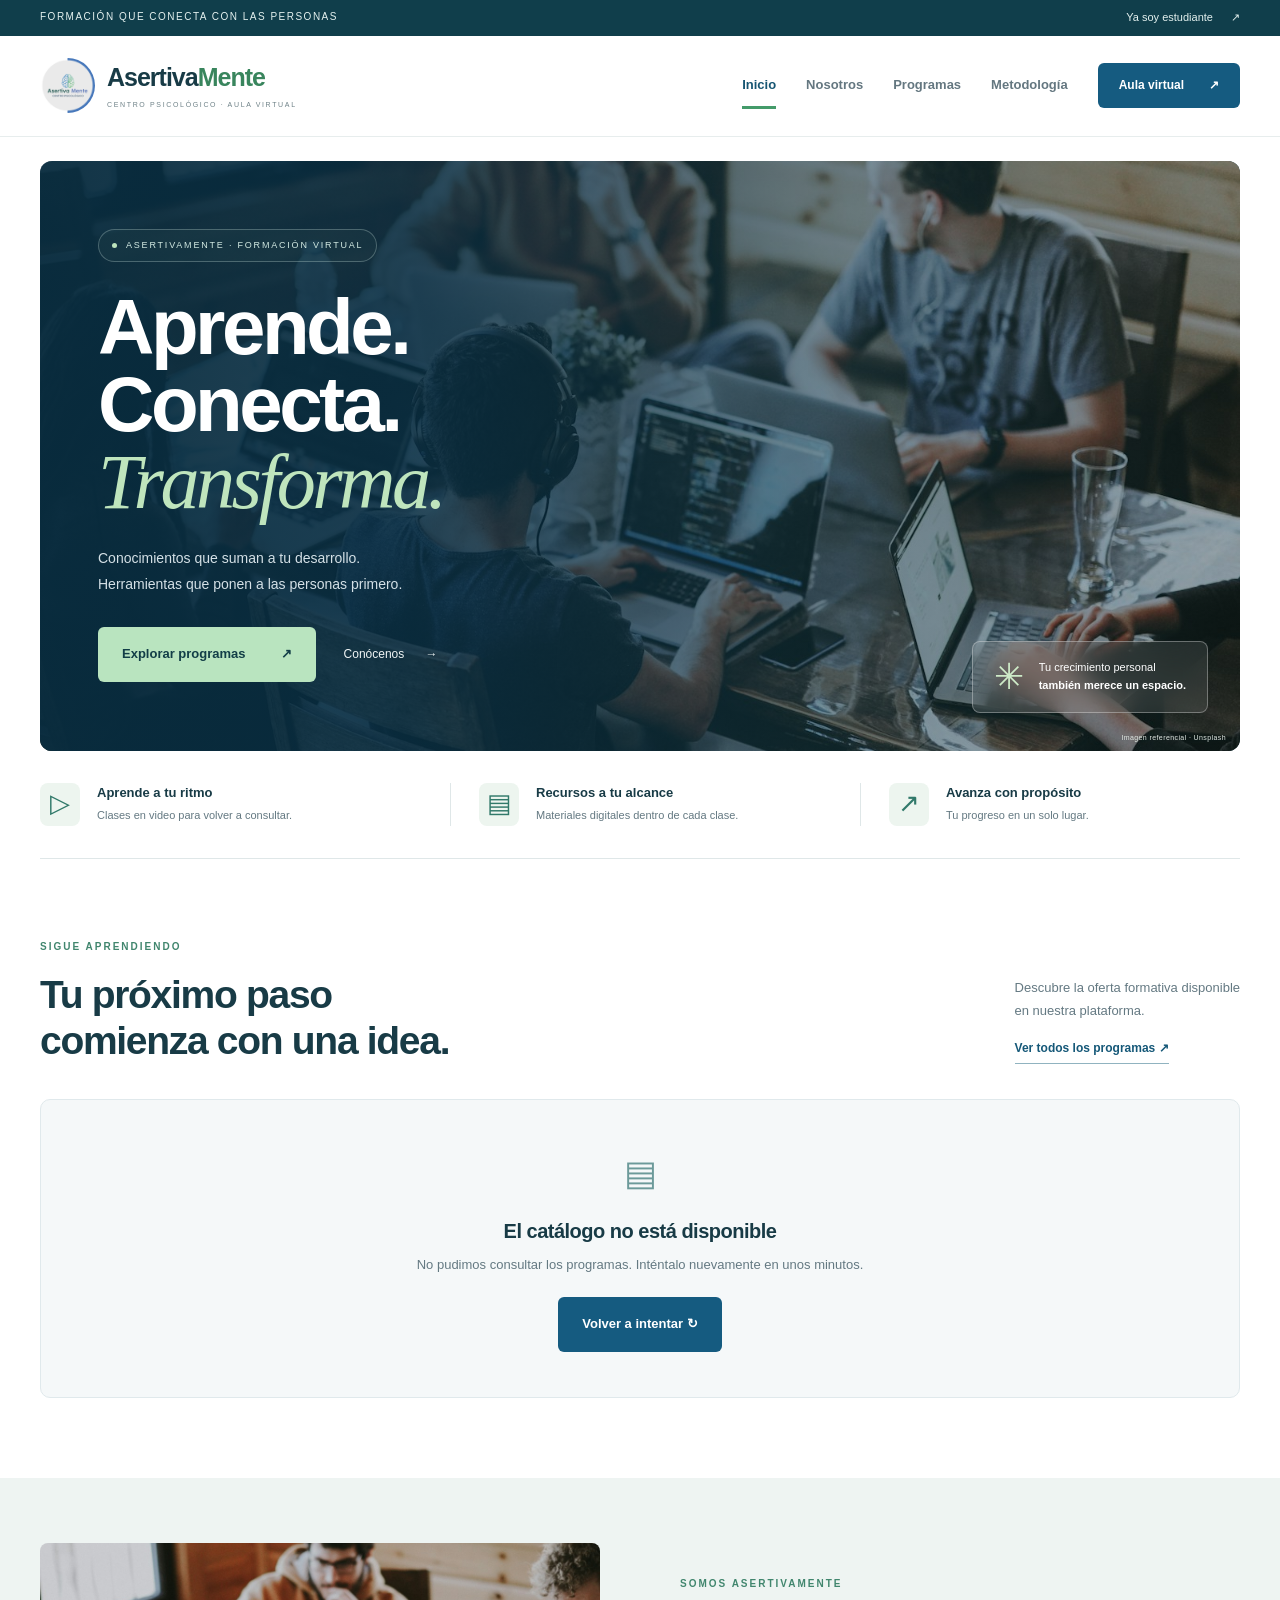
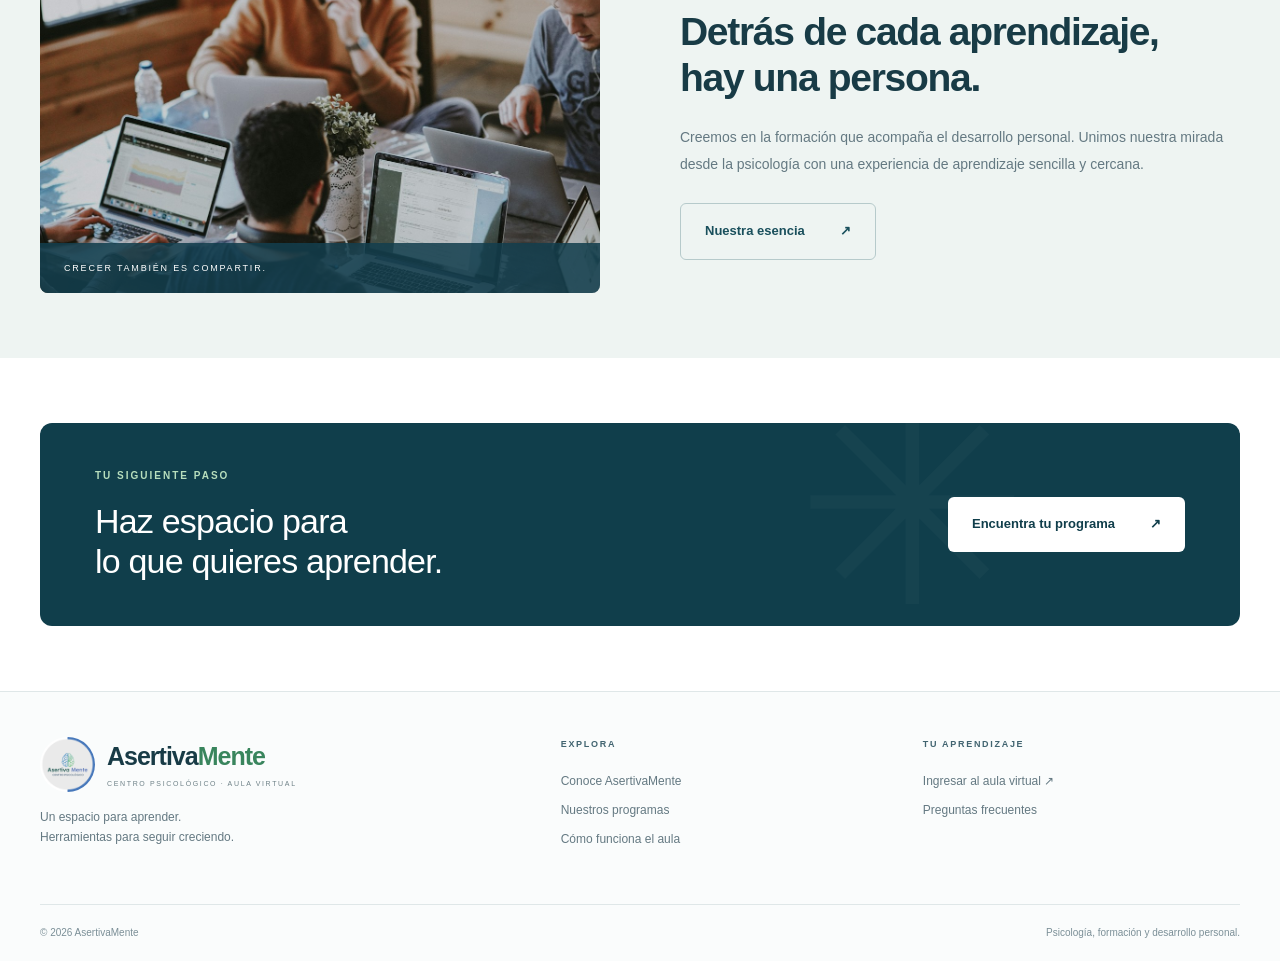
<file: index.html>
<!doctype html><html lang="es"><head><meta charset="utf-8"><meta name="viewport" content="width=device-width,initial-scale=1"><meta name="theme-color" content="#103e4b"><meta name="description" content="Formación virtual de AsertivaMente: psicología, bienestar emocional y desarrollo personal."><title>Aprende, conecta y transforma | AsertivaMente</title><link rel="stylesheet" href="assets/css/public.css?v=20261016-2"></head><body><div class="topline"><div class="wrap"><span>FORMACIÓN QUE CONECTA CON LAS PERSONAS</span><a href="aula.html">Ya soy estudiante <span>↗</span></a></div></div><header class="site-header"><div class="wrap nav-row"><a class="brand" href="index.html"><img src="assets/img/logo.jpg" alt=""><span><b>Asertiva<span>Mente</span></b><small>CENTRO PSICOLÓGICO · AULA VIRTUAL</small></span></a><button class="nav-toggle" aria-label="Abrir navegación" aria-expanded="false" aria-controls="navigation">☰</button><nav id="navigation" aria-label="Principal"><a aria-current="page" href="index.html">Inicio</a><a href="nosotros.html">Nosotros</a><a href="programas.html">Programas</a><a href="metodologia.html">Metodología</a><a class="button small" href="aula.html">Aula virtual <span>↗</span></a></nav></div></header><main id="contenido"><section class="wrap home-hero"><div class="hero-photo"><img src="assets/img/formacion.jpg" alt="Personas colaborando y compartiendo ideas alrededor de una mesa"><div class="photo-shade"></div></div><div class="hero-content"><span class="pill"><i></i> ASERTIVAMENTE · FORMACIÓN VIRTUAL</span><h1>Aprende.<br>Conecta.<br><em>Transforma.</em></h1><p>Conocimientos que suman a tu desarrollo.<br>Herramientas que ponen a las personas primero.</p><div class="hero-buttons"><a class="button mint" href="programas.html">Explorar programas <span>↗</span></a><a class="hero-secondary" href="nosotros.html">Conócenos <span>→</span></a></div></div><div class="hero-caption"><span class="caption-symbol">✳</span><span>Tu crecimiento personal<br><b>también merece un espacio.</b></span></div><span class="photo-credit">Imagen referencial · Unsplash</span></section><section class="wrap feature-bar"><div><span class="feature-icon">▷</span><div><h3>Aprende a tu ritmo</h3><p>Clases en video para volver a consultar.</p></div></div><div><span class="feature-icon">▤</span><div><h3>Recursos a tu alcance</h3><p>Materiales digitales dentro de cada clase.</p></div></div><div><span class="feature-icon">↗</span><div><h3>Avanza con propósito</h3><p>Tu progreso en un solo lugar.</p></div></div></section><section class="wrap section home-programs"><div class="section-top"><div><span class="eyebrow">SIGUE APRENDIENDO</span><h2>Tu próximo paso<br>comienza con una idea.</h2></div><div><p>Descubre la oferta formativa disponible<br>en nuestra plataforma.</p><a class="text-link" href="programas.html">Ver todos los programas ↗</a></div></div><div class="course-grid" data-catalog data-limit="3" aria-live="polite"><div class="state">Cargando programas…</div></div></section><section class="about-teaser"><div class="wrap teaser-grid"><div class="teaser-image"><img src="assets/img/comunidad.jpg" alt="Personas trabajando juntas en un espacio de aprendizaje" loading="lazy"><span>CRECER TAMBIÉN ES COMPARTIR.</span></div><div class="teaser-copy"><span class="eyebrow">SOMOS ASERTIVAMENTE</span><h2>Detrás de cada aprendizaje,<br>hay una persona.</h2><p>Creemos en la formación que acompaña el desarrollo personal. Unimos nuestra mirada desde la psicología con una experiencia de aprendizaje sencilla y cercana.</p><a class="button outline" href="nosotros.html">Nuestra esencia <span>↗</span></a></div></div></section><section class="wrap final-cta"><div><span class="eyebrow">TU SIGUIENTE PASO</span><h2>Haz espacio para<br>lo que quieres aprender.</h2></div><a class="button light" href="programas.html">Encuentra tu programa <span>↗</span></a></section></main><footer class="site-footer"><div class="wrap footer-main"><div><a class="brand" href="index.html"><img src="assets/img/logo.jpg" alt=""><span><b>Asertiva<span>Mente</span></b><small>CENTRO PSICOLÓGICO · AULA VIRTUAL</small></span></a><p>Un espacio para aprender.<br>Herramientas para seguir creciendo.</p></div><div><span class="footer-label">EXPLORA</span><a href="nosotros.html">Conoce AsertivaMente</a><a href="programas.html">Nuestros programas</a><a href="metodologia.html">Cómo funciona el aula</a></div><div><span class="footer-label">TU APRENDIZAJE</span><a href="aula.html">Ingresar al aula virtual ↗</a><a href="metodologia.html#preguntas">Preguntas frecuentes</a></div></div><div class="wrap footer-bottom"><span>© 2026 AsertivaMente</span><span>Psicología, formación y desarrollo personal.</span></div></footer><script src="assets/js/public.js?v=20261016-2"></script></body></html>
</file>
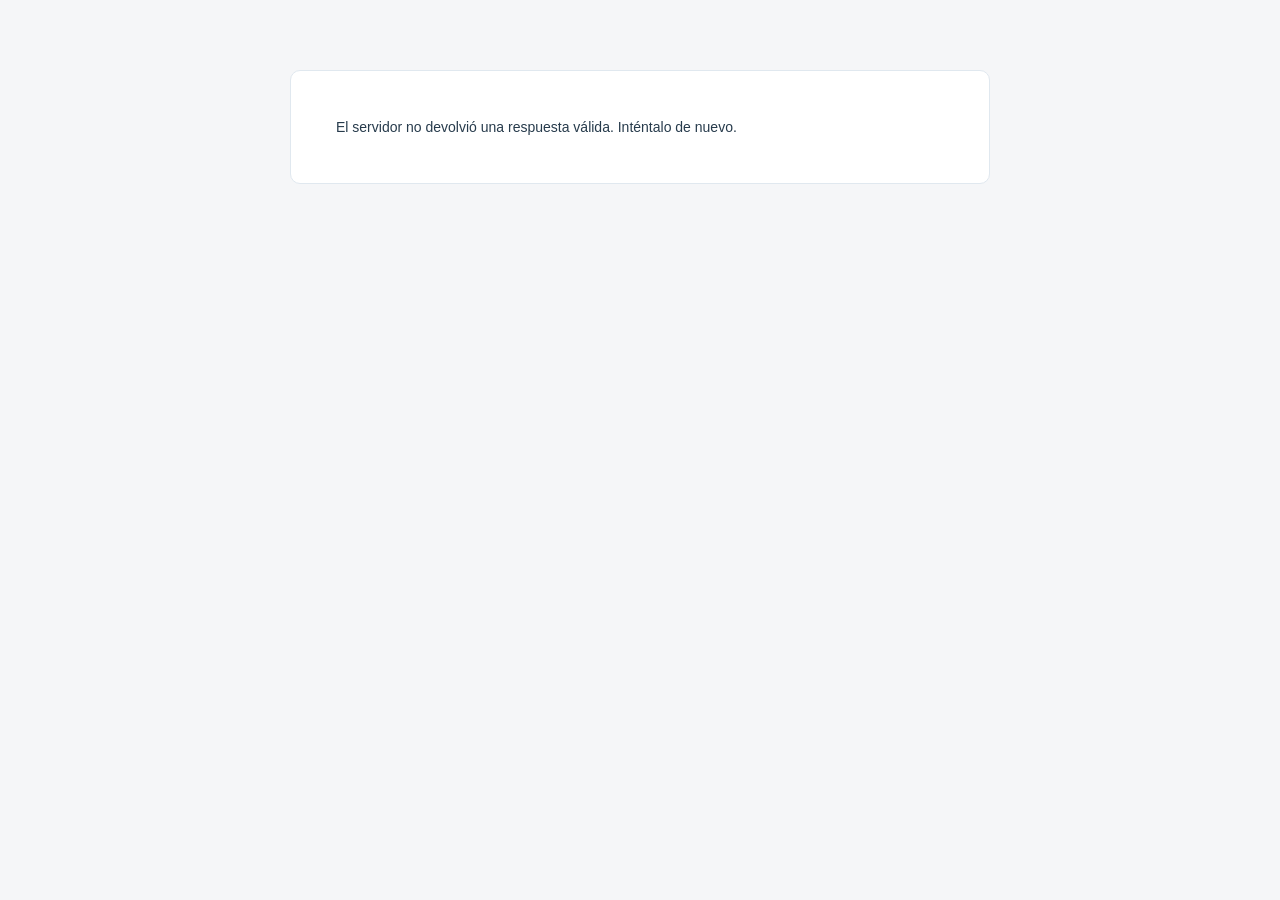
<file: admin.html>
<!doctype html><html lang="es"><head><meta charset="utf-8"><meta name="viewport" content="width=device-width,initial-scale=1"><title>Administración | AsertivaMente</title><link rel="stylesheet" href="assets/css/admin.css?v=20261016-2"></head><body><div id="access-state" class="access-state" role="status">Comprobando tu sesión…</div><div id="admin-app" hidden><aside class="admin-sidebar"><a class="admin-brand" href="index.html"><img src="assets/img/logo.jpg" alt=""><span>Asertiva<b>Mente</b><small>GESTIÓN ACADÉMICA</small></span></a><nav aria-label="Panel de administración"><button data-view="inicio"><span>⌂</span>Inicio</button><a href="programas.html"><span>▧</span>Ver catálogo <small>↗</small></a><button data-view="cursos"><span>▤</span>Cursos</button><button data-view="clases"><span>▷</span>Clases y materiales</button><button data-view="usuarios" class="admin-only"><span>♙</span>Usuarios</button><button data-view="docentes" class="admin-only"><span>♧</span>Profesores</button></nav><div class="sidebar-bottom"><a href="aula.html">← Volver a mi aula</a><button id="logout">Cerrar sesión</button></div></aside><div class="admin-layout"><header class="admin-topbar"><button id="sidebar-toggle" aria-label="Abrir menú" aria-expanded="false">☰</button><span id="breadcrumb">Inicio</span><div class="topbar-actions"><a href="index.html">Ver mi sitio ↗</a><div class="admin-user"><span id="admin-avatar">A</span><div><b id="admin-name">—</b><small id="admin-role">—</small></div></div></div></header><main><div id="notice" role="status" hidden></div><section data-section="inicio"><div class="page-heading"><div><span class="eyebrow">TU ESPACIO DE GESTIÓN</span><h1>¡Bienvenido, <span id="welcome-name">—</span>!</h1><p>Organiza tus contenidos y acompaña el aprendizaje de tu comunidad.</p></div></div><div class="stats-grid"><article><span>Cursos disponibles</span><strong id="stat-courses">—</strong><small>En tu espacio de gestión</small></article><article><span>Clases publicadas</span><strong id="stat-lessons">—</strong><small>Contenido de tus cursos</small></article><article class="admin-only"><span>Usuarios registrados</span><strong id="stat-users">—</strong><small>Estudiantes, profesores y administradores</small></article></div><article class="panel start-panel"><span class="panel-icon">▤</span><h2>Dale forma a tu próximo curso</h2><p>Crea tu curso, agrega las clases en video y comparte materiales con tus estudiantes.</p><div class="quick-actions"><button data-jump="cursos"><span class="action-icon blue">▤</span><div><b>Crear un curso</b><small>Organiza una nueva experiencia</small></div><span>→</span></button><button data-jump="clases"><span class="action-icon green">▷</span><div><b>Agregar una clase</b><small>Video y material de apoyo</small></div><span>→</span></button><button data-jump="usuarios" class="admin-only"><span class="action-icon purple">♙</span><div><b>Registrar usuarios</b><small>Estudiantes y profesores</small></div><span>→</span></button></div></article><div class="home-bottom"><article class="panel"><span class="eyebrow">PASO A PASO</span><h2>Prepara tu contenido</h2><ol><li>Crea un curso con su título y descripción.</li><li>Añade clases con enlaces de YouTube.</li><li>Comparte materiales con enlaces de acceso.</li></ol><a href="programas.html">Revisar el catálogo público ↗</a></article><article class="panel"><span class="eyebrow">TU COMUNIDAD</span><h2>Todo en su lugar</h2><p>Los alumnos consultan sus cursos y certificados desde el aula. Aquí puedes organizar el contenido y, si eres administrador, gestionar los usuarios y asignar profesores.</p><a href="aula.html">Ir al aula virtual ↗</a></article></div></section>
<section data-section="cursos" hidden><div class="page-heading"><div><h1>Cursos</h1><p>Crea programas y organiza tu oferta formativa.</p></div><button class="button" id="open-course-form">+ Nuevo curso</button></div><form id="course-form" class="panel form-panel" hidden><h2>Crear un curso</h2><label>Título<input name="titulo" required maxlength="200" placeholder="Ej. Inteligencia emocional"></label><label>Descripción<textarea name="descripcion" rows="3" required placeholder="¿Qué aprenderán los participantes?"></textarea></label><label>URL de portada <small>(opcional)</small><input name="imagen" type="url" placeholder="https://…"></label><div class="form-actions"><button class="button" type="submit">Crear curso</button><button type="button" class="button secondary" id="cancel-course">Cancelar</button></div></form><div class="panel table-panel"><div class="table-toolbar"><h2>Todos tus cursos</h2><input id="course-search" type="search" aria-label="Buscar cursos" placeholder="Buscar por título…"></div><div class="table-scroll"><table><thead><tr><th>Curso</th><th>Profesor</th><th>Clases</th><th>Acción</th></tr></thead><tbody id="courses-table"></tbody></table></div></div></section>
<section data-section="clases" hidden><div class="page-heading"><div><h1>Clases y materiales</h1><p>Gestiona el contenido de cada curso.</p></div></div><div class="panel"><label class="course-select">Curso<select id="lesson-course" aria-label="Seleccionar curso"></select></label><p id="no-courses" hidden>Crea primero un curso para agregar sus clases.</p></div><form id="lesson-form" class="panel form-panel"><h2 id="lesson-form-title">Agregar clase</h2><input name="id" type="hidden"><label>Título<input name="titulo" required maxlength="200"></label><label>Descripción<textarea name="descripcion" rows="3"></textarea></label><div class="form-grid"><label>URL del video de YouTube<input name="video_url" type="url" required placeholder="https://www.youtube.com/watch?v=…"></label><label>Enlace del material PDF <small>(opcional)</small><input name="pdf_url" type="url" placeholder="https://drive.google.com/…"></label></div><div class="form-grid"><label>Orden<input name="orden" type="number" value="1" min="1" required></label><label>Duración <small>(opcional)</small><input name="duracion" placeholder="Ej. 22:15"></label></div><div class="form-actions"><button class="button" type="submit" id="save-lesson">Agregar clase</button><button type="button" class="button secondary" id="cancel-lesson" hidden>Cancelar edición</button></div></form><div class="panel table-panel"><h2>Contenido del curso</h2><div class="table-scroll"><table><thead><tr><th>Orden</th><th>Clase</th><th>Recursos</th><th>Duración</th><th>Acciones</th></tr></thead><tbody id="lessons-table"></tbody></table></div></div></section>
<section data-section="usuarios" hidden><div class="page-heading"><div><h1>Usuarios</h1><p>Consulta los participantes y crea accesos al aula.</p></div><button id="open-user-form" class="button">+ Nuevo usuario</button></div><form id="user-form" class="panel form-panel" hidden><h2>Crear usuario</h2><div class="form-grid"><label>Nombre completo<input name="nombre" required maxlength="150"></label><label>Correo electrónico<input name="email" type="email" required></label></div><div class="form-grid"><label>Contraseña inicial<input name="password" type="password" required autocomplete="new-password"></label><label>Rol<select name="rol"><option value="estudiante">Estudiante</option><option value="profesor">Profesor</option></select></label></div><div class="form-actions"><button class="button" type="submit">Crear usuario</button><button class="button secondary" type="button" id="cancel-user">Cancelar</button></div></form><div class="panel table-panel"><div class="table-toolbar"><h2>Participantes</h2><input id="user-search" type="search" aria-label="Buscar usuarios" placeholder="Buscar nombre o correo…"></div><div class="table-scroll"><table><thead><tr><th>Nombre</th><th>Correo</th><th>Rol</th><th>Cursos</th><th>Clases completadas</th><th>Registro</th></tr></thead><tbody id="users-table"></tbody></table></div></div></section>
<section data-section="docentes" hidden><div class="page-heading"><div><h1>Profesores</h1><p>Asigna el responsable del contenido de cada curso.</p></div></div><form id="assign-form" class="panel form-panel"><h2>Asignar profesor</h2><div class="form-grid"><label>Curso<select id="assign-course" name="curso_id" required></select></label><label>Profesor<select id="assign-teacher" name="profesor_id" required></select></label></div><button class="button" type="submit">Guardar asignación</button><p class="form-help">Si el profesor todavía no tiene cuenta, créala en Usuarios con el rol Profesor.</p></form><div class="panel table-panel"><h2>Equipo docente</h2><div class="table-scroll"><table><thead><tr><th>Nombre</th><th>Cursos asignados</th></tr></thead><tbody id="teachers-table"></tbody></table></div></div></section></main><footer class="admin-footer">AsertivaMente · Panel de gestión académica</footer></div></div><script src="assets/js/admin.js?v=20261016-2"></script></body></html>
</file>
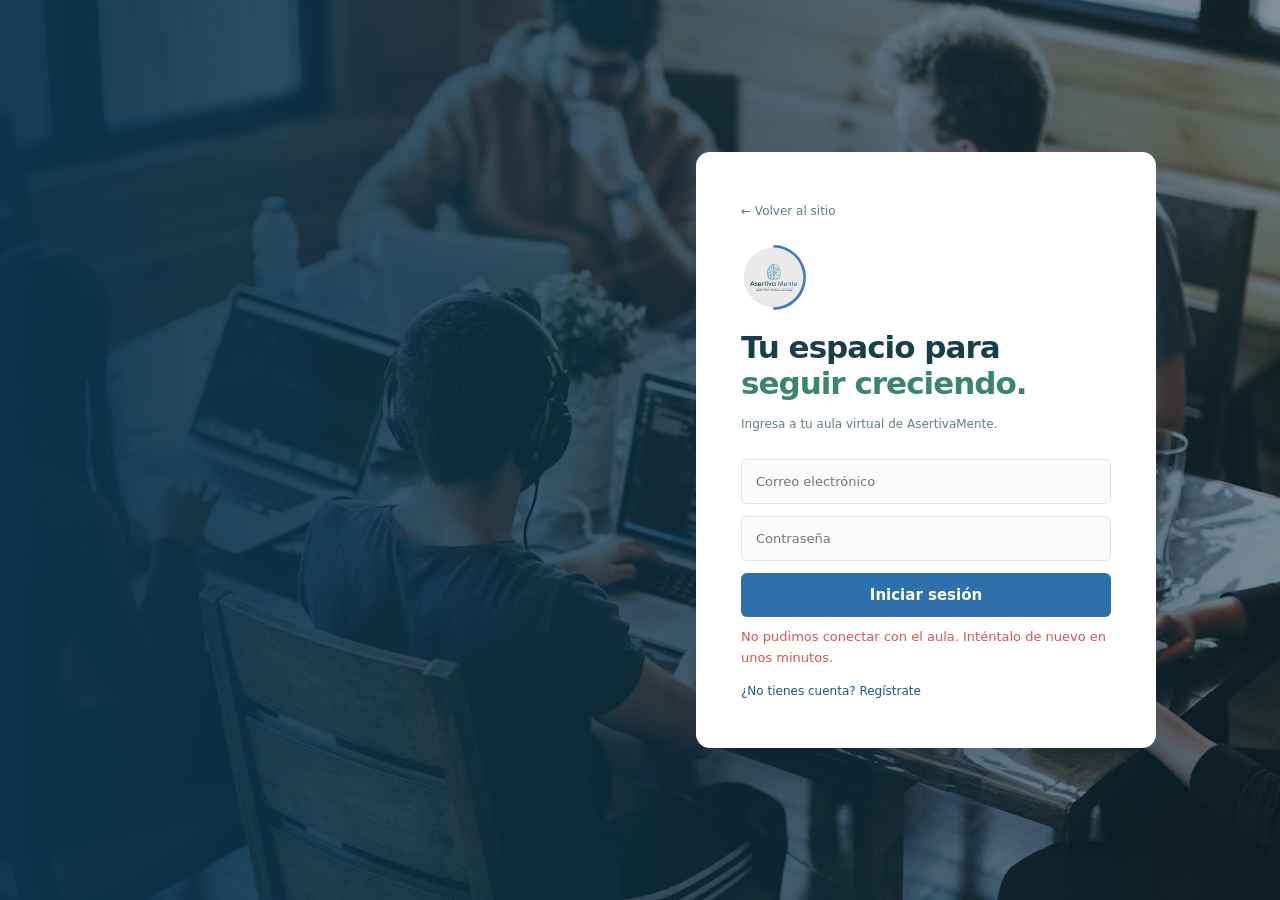
<file: aula.html>
<!doctype html><html lang="es"><head><meta charset="utf-8"><meta name="viewport" content="width=device-width,initial-scale=1"><title>Aula virtual | AsertivaMente</title><link rel="stylesheet" href="assets/css/aula.css?v=20261016-2"></head><body><!-- ===== LOGIN (modal sobre la landing) ===== -->
<div id="login" class="show">
  <div class="login-card">
    <a class="aula-back" href="index.html">← Volver al sitio</a>
    <img src="assets/img/logo.jpg" alt="Asertiva Mente">
    <h1>Tu espacio para<br><span>seguir creciendo.</span></h1>
    <p class="sub">Ingresa a tu aula virtual de AsertivaMente.</p>
    <input type="email" id="l-email" aria-label="Correo electrónico" placeholder="Correo electrónico">
    <input type="password" id="l-pass" aria-label="Contraseña" placeholder="Contraseña">
    <button class="btn" onclick="login()">Iniciar sesión</button>
    <div id="login-msg" role="status"></div>
    <button class="link" onclick="toggleReg()">¿No tienes cuenta? Regístrate</button>
    <div id="reg-fields" style="display:none; margin-top:14px;">
      <input type="text" id="r-nombre" aria-label="Nombre completo" placeholder="Nombre completo">
      <input type="email" id="r-email" aria-label="Correo de registro" placeholder="Correo electrónico">
      <input type="password" id="r-pass" aria-label="Contraseña de registro" placeholder="Contraseña">
      <button class="btn" style="background:var(--verde)" onclick="register()">Crear cuenta</button>
    </div>
  </div>
</div>

<!-- ===== APP ===== -->
<div class="app" id="app" style="display:none">
  <header class="account-header"><div class="account-header-inner"><a class="account-brand" href="index.html"><img src="assets/img/logo.jpg" alt=""><b>Asertiva<span>Mente</span></b></a><nav aria-label="Navegación"><a href="nosotros.html">Nosotros</a><a href="programas.html">Programas</a><a href="metodologia.html">Metodología</a><button class="account-exit" onclick="logout()">Cerrar sesión</button></nav><div class="user-chip"><div class="avatar" id="u-avatar">A</div><div><b id="u-nombre">—</b><small id="u-rol">Estudiante</small></div></div></div></header>
  <main class="main">
    <h1 class="account-title">Mi cuenta</h1>
    <nav class="menu account-tabs" aria-label="Secciones de mi cuenta"><button data-v="dashboard" onclick="go('dashboard')">Mis cursos</button><button data-v="perfil" onclick="go('perfil')">Perfil</button><button data-v="certificados" onclick="go('certificados')">Certificados</button><button data-v="cursos" onclick="go('cursos')">Explorar cursos</button><button id="menu-admin" data-v="admin" onclick="location.href='admin.html'" style="display:none">Administrar</button></nav>
    <div class="topbar"><input id="aula-search" type="search" aria-label="Buscar cursos" placeholder="Buscar en mis cursos…"><label class="progress-filter">Mostrar <select id="progress-filter" aria-label="Filtrar por progreso"><option value="all">Todos</option><option value="pending">En progreso</option><option value="done">Completados</option></select></label></div>
    <section id="vista-perfil" class="vista" style="display:none"><div class="profile-layout"><div><h2>Información de tu cuenta</h2><p>Consulta los datos con los que accedes a AsertivaMente.</p></div><div class="profile-panel"><div class="profile-avatar" id="profile-avatar">A</div><dl><dt>Nombre completo</dt><dd id="profile-name">—</dd><dt>Correo electrónico</dt><dd id="profile-email">—</dd><dt>Rol</dt><dd id="profile-role">—</dd></dl><p class="profile-note">Para actualizar tus datos, comunícate con la administración de AsertivaMente.</p></div></div></section>
    <!-- DASHBOARD -->
    <section id="vista-dashboard" class="vista">
      <div class="account-greeting"><span>Hola, <b id="hero-nombre">—</b></span><p>Continúa aprendiendo desde donde te quedaste.</p></div>
      <div class="grid-cursos" id="grid-cursos"></div>
    </section>

    <!-- CURSOS -->
    <section id="vista-cursos" class="vista" style="display:none">
      <h2 class="section-title">Explorar cursos</h2>
      <div class="grid-cursos" id="grid-cursos2"></div>
    </section>

    <!-- REPRODUCTOR -->
    <section id="vista-player" class="vista" style="display:none">
      <span class="back" onclick="go('dashboard')">← Volver a mis cursos</span>
      <h2 class="section-title" id="curso-titulo">—</h2>
      <div class="player-wrap">
        <div class="player">
          <div id="p-video"></div>
          <h2 id="p-titulo">—</h2>
          <p class="desc" id="p-desc"></p>
          <a class="btn-pdf" id="p-pdf" target="_blank">📄 Ver material PDF</a>
          <button class="btn btn-complete" id="btn-completar" onclick="completarClase()">✓ Marcar clase como completada</button>
        </div>
        <div class="lista-clases" id="lista-clases"></div>
      </div>
    </section>

    <!-- CERTIFICADOS -->
    <section id="vista-certificados" class="vista" style="display:none">
      <h2 class="section-title">Mis certificados</h2>
      <div class="grid-cursos" id="grid-cert"></div>
    </section>

    <!-- ADMIN / PROFESOR -->
    <section id="vista-admin" class="vista" style="display:none">
      <h2 class="section-title" id="admin-titulo">Panel de administración ⚙️</h2>

      <!-- SOLO ADMIN: crear usuario -->
      <div class="form-admin admin-only">
        <h3>👤 Crear usuario (estudiante o profesor)</h3>
        <div class="row2">
          <input id="nu-nombre" placeholder="Nombre completo">
          <input id="nu-email" type="email" placeholder="Correo electrónico">
        </div>
        <div class="row2">
          <input id="nu-pass" type="password" placeholder="Contraseña">
          <select id="nu-rol">
            <option value="estudiante">Estudiante</option>
            <option value="profesor">Profesor</option>
          </select>
        </div>
        <button class="btn" style="width:auto" onclick="crearUsuario()">Crear usuario</button>
      </div>

      <!-- SOLO ADMIN: estudiantes -->
      <div class="form-admin admin-only">
        <h3>🎓 Estudiantes y usuarios</h3>
        <table class="admin">
          <thead><tr><th>Nombre</th><th>Email</th><th>Rol</th><th>Cursos</th><th>Clases hechas</th><th>Registrado</th></tr></thead>
          <tbody id="tabla-usuarios"></tbody>
        </table>
      </div>

      <!-- SOLO ADMIN: asignar profesor a curso -->
      <div class="form-admin admin-only">
        <h3>📌 Asignar profesor a un curso</h3>
        <div class="row2">
          <select id="a-curso"></select>
          <select id="a-prof"></select>
        </div>
        <button class="btn" style="width:auto;background:var(--verde)" onclick="asignarProfesor()">Asignar</button>
      </div>

      <!-- ADMIN Y PROFESOR: crear curso -->
      <div class="form-admin">
        <h3>➕ Crear curso <small style="color:var(--gris);font-weight:400">(el profesor lo crea para sí mismo)</small></h3>
        <input id="nc-titulo" placeholder="Título del curso">
        <textarea id="nc-desc" placeholder="Descripción"></textarea>
        <input id="nc-img" placeholder="URL de imagen de portada (opcional)">
        <button class="btn" style="width:auto" onclick="crearCurso()">Crear curso</button>
      </div>

      <!-- ADMIN Y PROFESOR: agregar/editar clase -->
      <div class="form-admin">
        <h3 id="clase-form-titulo">➕ Agregar clase (pega la URL de YouTube y el link de Drive)</h3>
        <input type="hidden" id="nl-id">
        <select id="f-curso"></select>
        <input id="nl-titulo" placeholder="Título de la clase (ej: Clase 1: ¿Qué es el estrés?)">
        <textarea id="nl-desc" placeholder="Descripción de la clase"></textarea>
        <input id="nl-video" placeholder="🔗 URL del video de YouTube">
        <input id="nl-pdf" placeholder="🔗 Link del PDF en Google Drive (opcional)">
        <div class="row2">
          <input id="nl-orden" type="number" placeholder="Orden (1,2,3...)">
          <input id="nl-dur" placeholder="Duración (ej: 22:15)">
        </div>
        <button class="btn" style="width:auto;background:var(--verde)" id="btn-guardar-clase" onclick="guardarClase()">Agregar clase</button>
        <button class="mini-btn" style="display:none;background:#95a5a6;color:#fff" id="btn-cancelar-edit" onclick="cancelarEdicion()">Cancelar edición</button>
      </div>

      <!-- ADMIN Y PROFESOR: lista de clases para editar/eliminar -->
      <div class="form-admin">
        <h3>✏️ Editar clases de un curso</h3>
        <select id="pc-curso" onchange="cargarClasesAdmin()"></select>
        <table class="admin" style="margin-top:10px">
          <thead><tr><th>#</th><th>Título</th><th>Video</th><th>PDF</th><th>Duración</th><th>Acciones</th></tr></thead>
          <tbody id="tabla-clases"></tbody>
        </table>
      </div>
    </section>
  </main>
</div>

<script>let CLASE_IDX=0;function toggleReg(){const r=document.getElementById("reg-fields");r.style.display=r.style.display==="none"?"block":"none";}</script><script src="assets/js/app.js?v=20261016-2"></script></body></html>
</file>
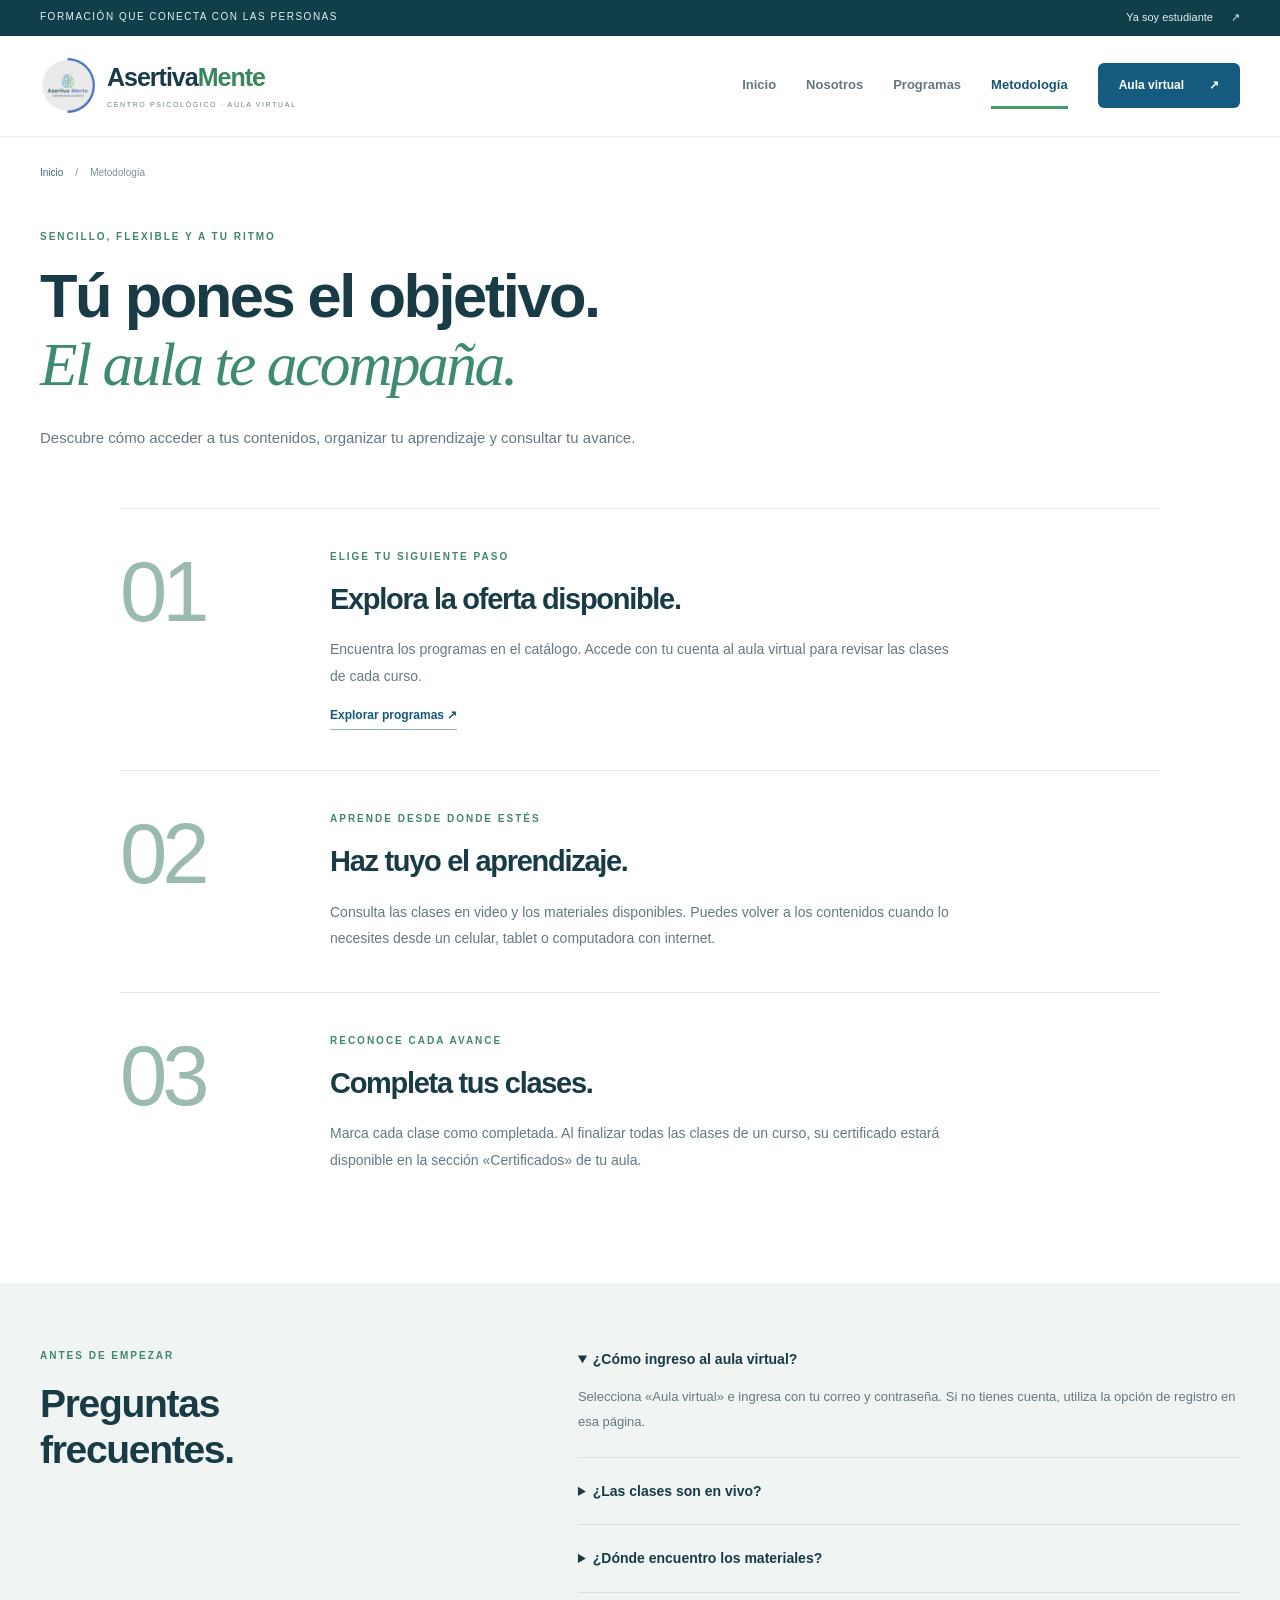
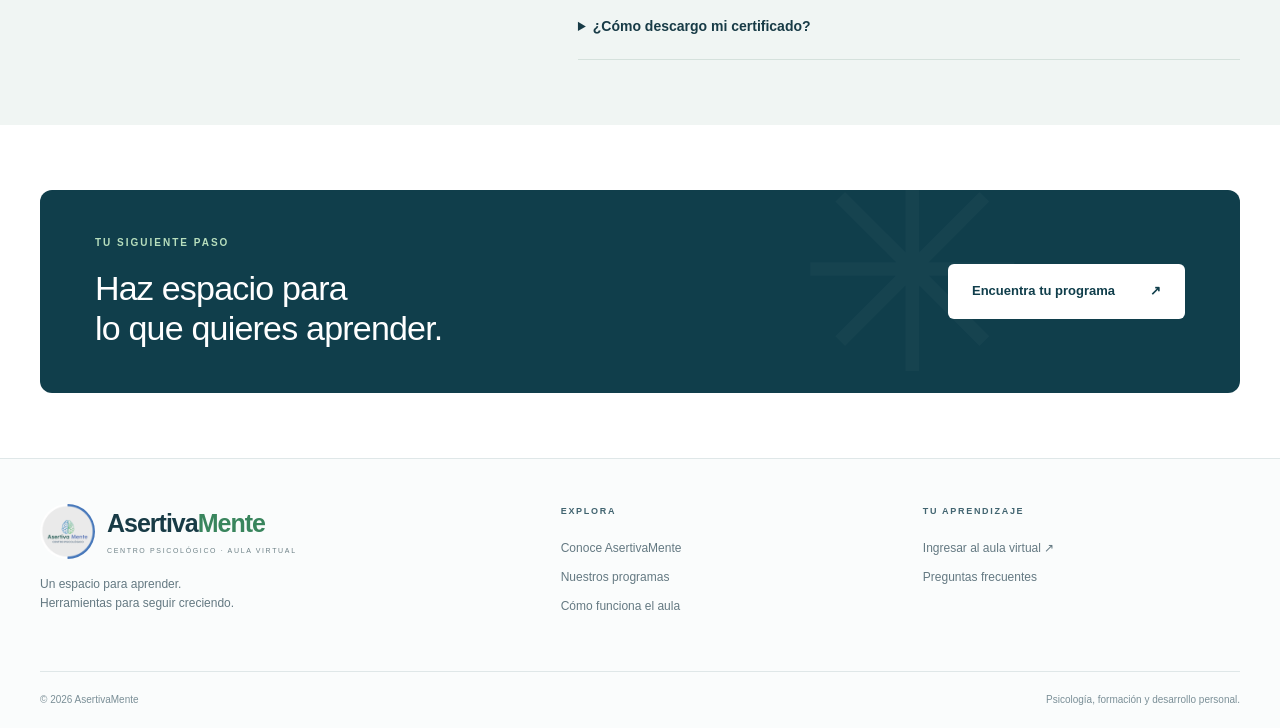
<file: metodologia.html>
<!doctype html><html lang="es"><head><meta charset="utf-8"><meta name="viewport" content="width=device-width,initial-scale=1"><meta name="theme-color" content="#103e4b"><meta name="description" content="Formación virtual de AsertivaMente: psicología, bienestar emocional y desarrollo personal."><title>Metodología | AsertivaMente</title><link rel="stylesheet" href="assets/css/public.css?v=20261016-2"></head><body><div class="topline"><div class="wrap"><span>FORMACIÓN QUE CONECTA CON LAS PERSONAS</span><a href="aula.html">Ya soy estudiante <span>↗</span></a></div></div><header class="site-header"><div class="wrap nav-row"><a class="brand" href="index.html"><img src="assets/img/logo.jpg" alt=""><span><b>Asertiva<span>Mente</span></b><small>CENTRO PSICOLÓGICO · AULA VIRTUAL</small></span></a><button class="nav-toggle" aria-label="Abrir navegación" aria-expanded="false" aria-controls="navigation">☰</button><nav id="navigation" aria-label="Principal"><a href="index.html">Inicio</a><a href="nosotros.html">Nosotros</a><a href="programas.html">Programas</a><a aria-current="page" href="metodologia.html">Metodología</a><a class="button small" href="aula.html">Aula virtual <span>↗</span></a></nav></div></header><main id="contenido"><section class="wrap page-intro"><div class="breadcrumbs"><a href="index.html">Inicio</a><span>/</span> Metodología</div><span class="eyebrow">SENCILLO, FLEXIBLE Y A TU RITMO</span><h1>Tú pones el objetivo.<br><em>El aula te acompaña.</em></h1><p>Descubre cómo acceder a tus contenidos, organizar tu aprendizaje y consultar tu avance.</p></section><section class="wrap steps-section"><article><span class="step-number">01</span><div><span class="eyebrow">ELIGE TU SIGUIENTE PASO</span><h2>Explora la oferta disponible.</h2><p>Encuentra los programas en el catálogo. Accede con tu cuenta al aula virtual para revisar las clases de cada curso.</p><a class="text-link" href="programas.html">Explorar programas ↗</a></div></article><article><span class="step-number">02</span><div><span class="eyebrow">APRENDE DESDE DONDE ESTÉS</span><h2>Haz tuyo el aprendizaje.</h2><p>Consulta las clases en video y los materiales disponibles. Puedes volver a los contenidos cuando lo necesites desde un celular, tablet o computadora con internet.</p></div></article><article><span class="step-number">03</span><div><span class="eyebrow">RECONOCE CADA AVANCE</span><h2>Completa tus clases.</h2><p>Marca cada clase como completada. Al finalizar todas las clases de un curso, su certificado estará disponible en la sección «Certificados» de tu aula.</p></div></article></section><section class="faq-background" id="preguntas"><div class="wrap faq-layout"><div><span class="eyebrow">ANTES DE EMPEZAR</span><h2>Preguntas<br>frecuentes.</h2></div><div><details open><summary>¿Cómo ingreso al aula virtual?</summary><p>Selecciona «Aula virtual» e ingresa con tu correo y contraseña. Si no tienes cuenta, utiliza la opción de registro en esa página.</p></details><details><summary>¿Las clases son en vivo?</summary><p>Esta plataforma permite ver clases en video. Revisa la información de cada programa para conocer sus características.</p></details><details><summary>¿Dónde encuentro los materiales?</summary><p>Dentro de cada clase encontrarás un acceso al material PDF cuando el profesor lo haya agregado.</p></details><details><summary>¿Cómo descargo mi certificado?</summary><p>Después de completar todas las clases, abre «Certificados» y selecciona «Descargar certificado». Usa la opción de impresión del navegador para guardarlo como PDF.</p></details></div></div></section><section class="wrap final-cta"><div><span class="eyebrow">TU SIGUIENTE PASO</span><h2>Haz espacio para<br>lo que quieres aprender.</h2></div><a class="button light" href="programas.html">Encuentra tu programa <span>↗</span></a></section></main><footer class="site-footer"><div class="wrap footer-main"><div><a class="brand" href="index.html"><img src="assets/img/logo.jpg" alt=""><span><b>Asertiva<span>Mente</span></b><small>CENTRO PSICOLÓGICO · AULA VIRTUAL</small></span></a><p>Un espacio para aprender.<br>Herramientas para seguir creciendo.</p></div><div><span class="footer-label">EXPLORA</span><a href="nosotros.html">Conoce AsertivaMente</a><a href="programas.html">Nuestros programas</a><a href="metodologia.html">Cómo funciona el aula</a></div><div><span class="footer-label">TU APRENDIZAJE</span><a href="aula.html">Ingresar al aula virtual ↗</a><a href="metodologia.html#preguntas">Preguntas frecuentes</a></div></div><div class="wrap footer-bottom"><span>© 2026 AsertivaMente</span><span>Psicología, formación y desarrollo personal.</span></div></footer><script src="assets/js/public.js?v=20261016-2"></script></body></html>
</file>
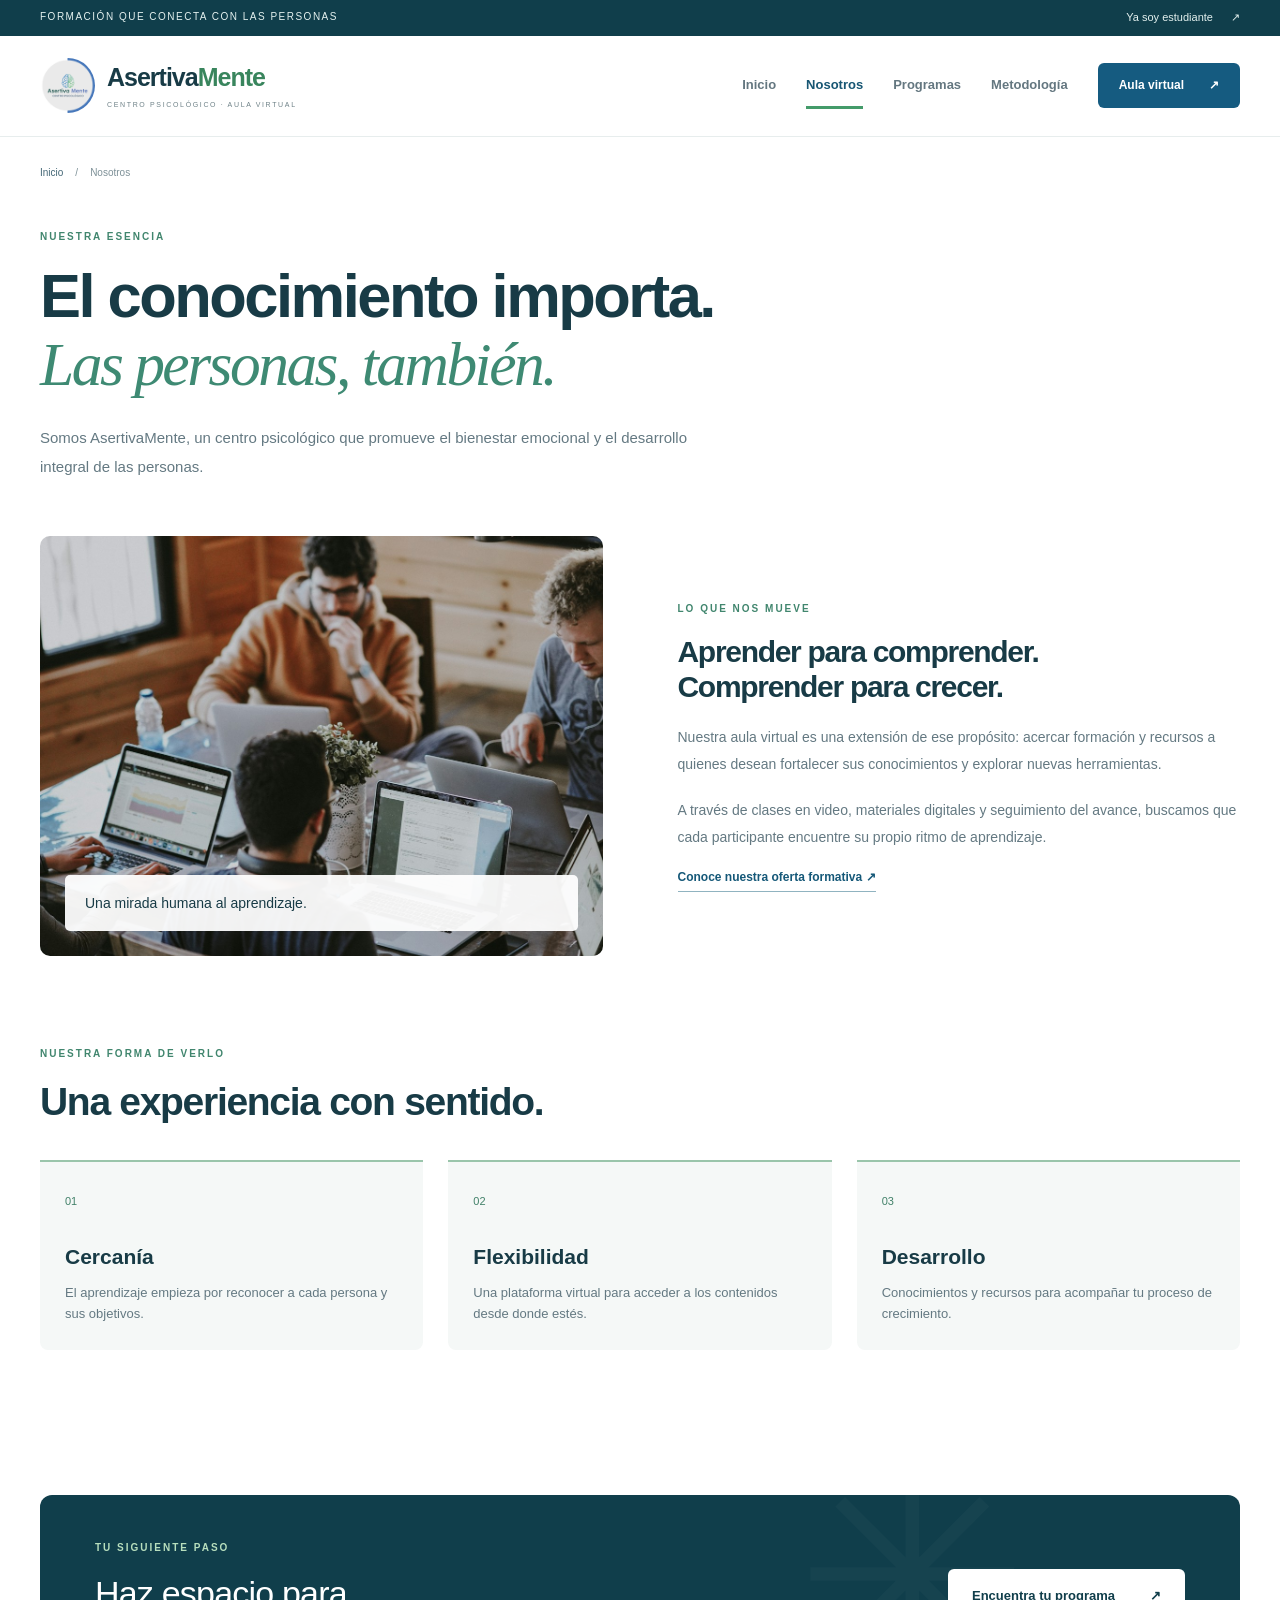
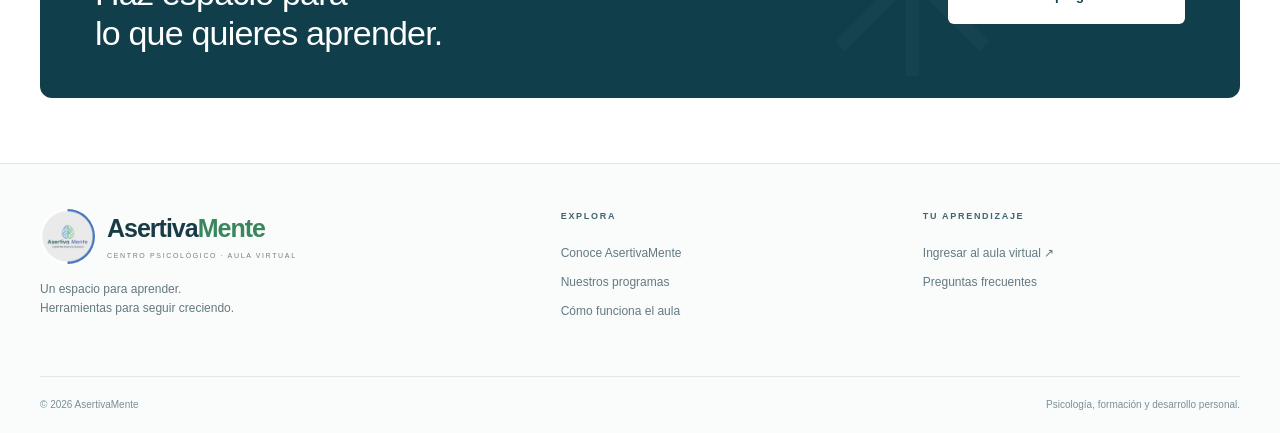
<file: nosotros.html>
<!doctype html><html lang="es"><head><meta charset="utf-8"><meta name="viewport" content="width=device-width,initial-scale=1"><meta name="theme-color" content="#103e4b"><meta name="description" content="Formación virtual de AsertivaMente: psicología, bienestar emocional y desarrollo personal."><title>Nosotros | AsertivaMente</title><link rel="stylesheet" href="assets/css/public.css?v=20261016-2"></head><body><div class="topline"><div class="wrap"><span>FORMACIÓN QUE CONECTA CON LAS PERSONAS</span><a href="aula.html">Ya soy estudiante <span>↗</span></a></div></div><header class="site-header"><div class="wrap nav-row"><a class="brand" href="index.html"><img src="assets/img/logo.jpg" alt=""><span><b>Asertiva<span>Mente</span></b><small>CENTRO PSICOLÓGICO · AULA VIRTUAL</small></span></a><button class="nav-toggle" aria-label="Abrir navegación" aria-expanded="false" aria-controls="navigation">☰</button><nav id="navigation" aria-label="Principal"><a href="index.html">Inicio</a><a aria-current="page" href="nosotros.html">Nosotros</a><a href="programas.html">Programas</a><a href="metodologia.html">Metodología</a><a class="button small" href="aula.html">Aula virtual <span>↗</span></a></nav></div></header><main id="contenido"><section class="wrap page-intro"><div class="breadcrumbs"><a href="index.html">Inicio</a><span>/</span> Nosotros</div><span class="eyebrow">NUESTRA ESENCIA</span><h1>El conocimiento importa.<br><em>Las personas, también.</em></h1><p>Somos AsertivaMente, un centro psicológico que promueve el bienestar emocional y el desarrollo integral de las personas.</p></section><section class="wrap about-story"><div class="story-image"><img src="assets/img/comunidad.jpg" alt="Un equipo intercambiando ideas en un ambiente colaborativo"><span class="image-note">Una mirada humana al aprendizaje.</span></div><div><span class="eyebrow">LO QUE NOS MUEVE</span><h2>Aprender para comprender.<br>Comprender para crecer.</h2><p>Nuestra aula virtual es una extensión de ese propósito: acercar formación y recursos a quienes desean fortalecer sus conocimientos y explorar nuevas herramientas.</p><p>A través de clases en video, materiales digitales y seguimiento del avance, buscamos que cada participante encuentre su propio ritmo de aprendizaje.</p><a class="text-link" href="programas.html">Conoce nuestra oferta formativa ↗</a></div></section><section class="wrap section"><div class="section-top"><div><span class="eyebrow">NUESTRA FORMA DE VERLO</span><h2>Una experiencia con sentido.</h2></div></div><div class="value-grid"><article><span>01</span><h3>Cercanía</h3><p>El aprendizaje empieza por reconocer a cada persona y sus objetivos.</p></article><article><span>02</span><h3>Flexibilidad</h3><p>Una plataforma virtual para acceder a los contenidos desde donde estés.</p></article><article><span>03</span><h3>Desarrollo</h3><p>Conocimientos y recursos para acompañar tu proceso de crecimiento.</p></article></div></section><section class="wrap final-cta"><div><span class="eyebrow">TU SIGUIENTE PASO</span><h2>Haz espacio para<br>lo que quieres aprender.</h2></div><a class="button light" href="programas.html">Encuentra tu programa <span>↗</span></a></section></main><footer class="site-footer"><div class="wrap footer-main"><div><a class="brand" href="index.html"><img src="assets/img/logo.jpg" alt=""><span><b>Asertiva<span>Mente</span></b><small>CENTRO PSICOLÓGICO · AULA VIRTUAL</small></span></a><p>Un espacio para aprender.<br>Herramientas para seguir creciendo.</p></div><div><span class="footer-label">EXPLORA</span><a href="nosotros.html">Conoce AsertivaMente</a><a href="programas.html">Nuestros programas</a><a href="metodologia.html">Cómo funciona el aula</a></div><div><span class="footer-label">TU APRENDIZAJE</span><a href="aula.html">Ingresar al aula virtual ↗</a><a href="metodologia.html#preguntas">Preguntas frecuentes</a></div></div><div class="wrap footer-bottom"><span>© 2026 AsertivaMente</span><span>Psicología, formación y desarrollo personal.</span></div></footer><script src="assets/js/public.js?v=20261016-2"></script></body></html>
</file>
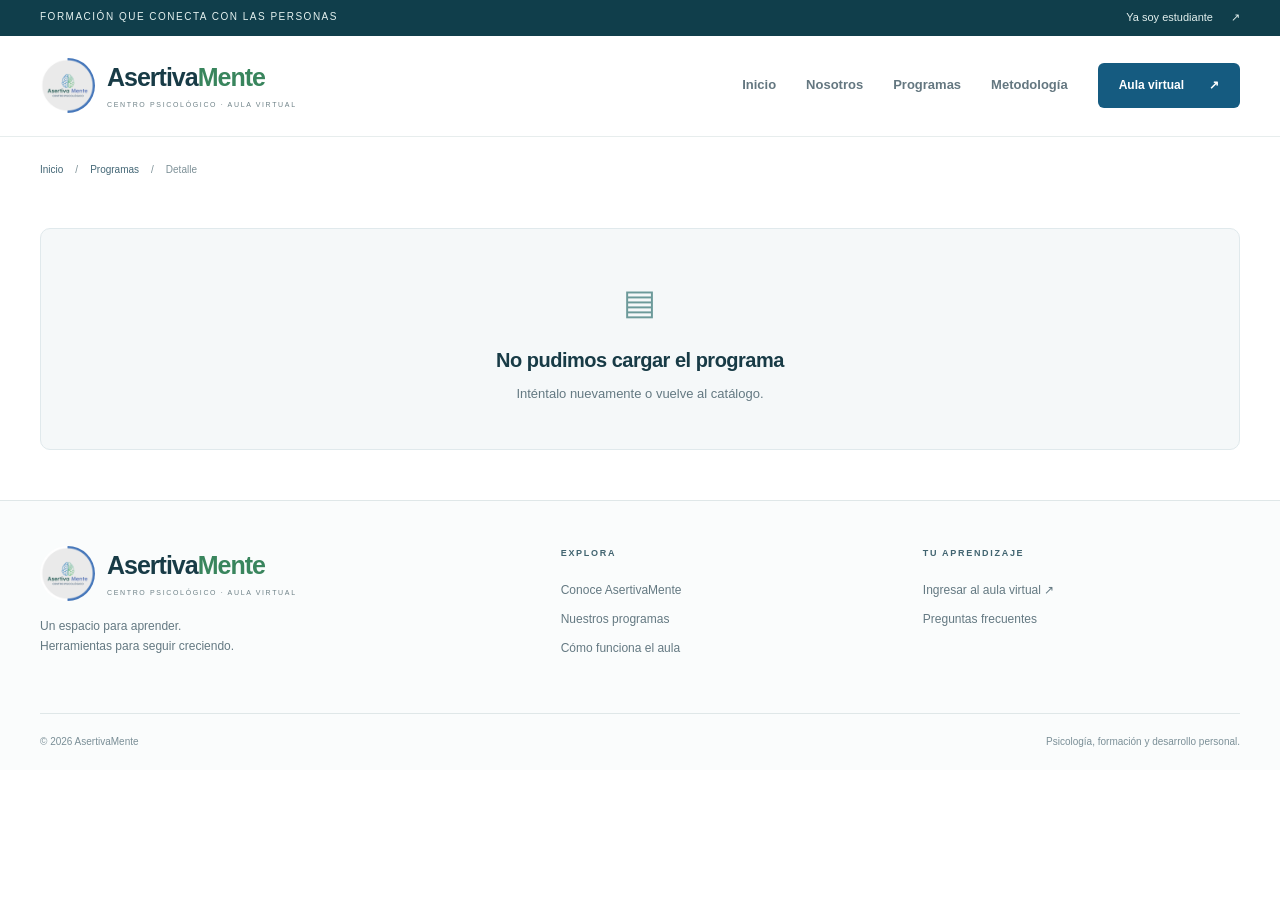
<file: programa.html>
<!doctype html><html lang="es"><head><meta charset="utf-8"><meta name="viewport" content="width=device-width,initial-scale=1"><meta name="theme-color" content="#103e4b"><meta name="description" content="Formación virtual de AsertivaMente: psicología, bienestar emocional y desarrollo personal."><title>Detalle del programa | AsertivaMente</title><link rel="stylesheet" href="assets/css/public.css?v=20261016-2"></head><body><div class="topline"><div class="wrap"><span>FORMACIÓN QUE CONECTA CON LAS PERSONAS</span><a href="aula.html">Ya soy estudiante <span>↗</span></a></div></div><header class="site-header"><div class="wrap nav-row"><a class="brand" href="index.html"><img src="assets/img/logo.jpg" alt=""><span><b>Asertiva<span>Mente</span></b><small>CENTRO PSICOLÓGICO · AULA VIRTUAL</small></span></a><button class="nav-toggle" aria-label="Abrir navegación" aria-expanded="false" aria-controls="navigation">☰</button><nav id="navigation" aria-label="Principal"><a href="index.html">Inicio</a><a href="nosotros.html">Nosotros</a><a href="programas.html">Programas</a><a href="metodologia.html">Metodología</a><a class="button small" href="aula.html">Aula virtual <span>↗</span></a></nav></div></header><main id="contenido"><div class="wrap"><div class="breadcrumbs" style="margin-top:25px;margin-bottom:0"><a href="index.html">Inicio</a><span>/</span><a href="programas.html">Programas</a><span>/</span> Detalle</div><section class="detail-layout" id="program-detail" aria-live="polite"><div class="state">Cargando programa…</div></section></div></main><footer class="site-footer"><div class="wrap footer-main"><div><a class="brand" href="index.html"><img src="assets/img/logo.jpg" alt=""><span><b>Asertiva<span>Mente</span></b><small>CENTRO PSICOLÓGICO · AULA VIRTUAL</small></span></a><p>Un espacio para aprender.<br>Herramientas para seguir creciendo.</p></div><div><span class="footer-label">EXPLORA</span><a href="nosotros.html">Conoce AsertivaMente</a><a href="programas.html">Nuestros programas</a><a href="metodologia.html">Cómo funciona el aula</a></div><div><span class="footer-label">TU APRENDIZAJE</span><a href="aula.html">Ingresar al aula virtual ↗</a><a href="metodologia.html#preguntas">Preguntas frecuentes</a></div></div><div class="wrap footer-bottom"><span>© 2026 AsertivaMente</span><span>Psicología, formación y desarrollo personal.</span></div></footer><script src="assets/js/public.js?v=20261016-2"></script></body></html>
</file>
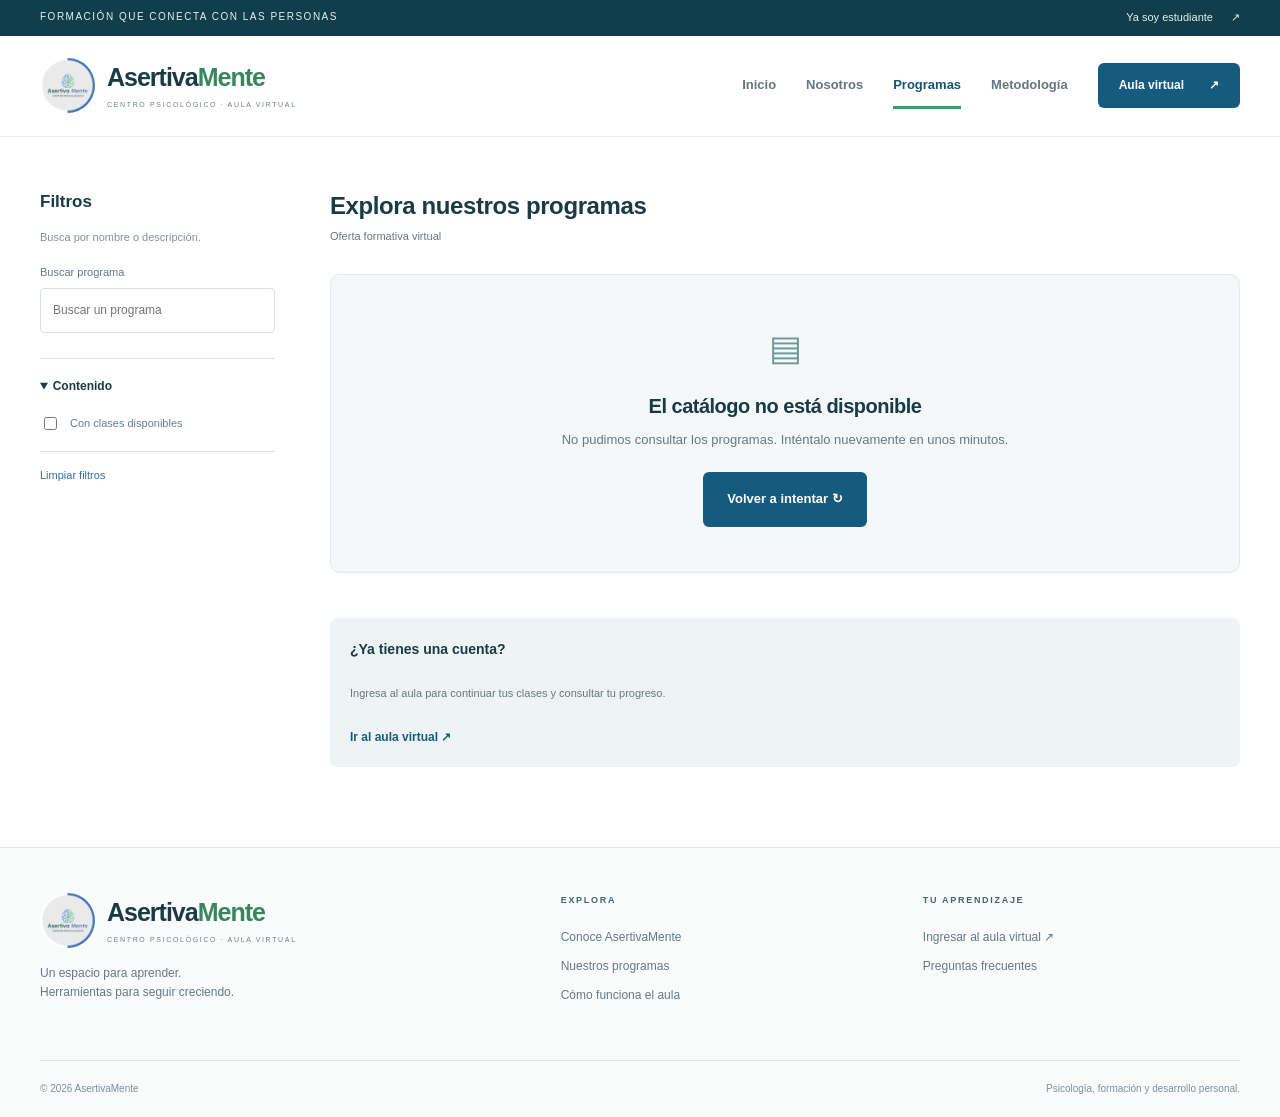
<file: programas.html>
<!doctype html><html lang="es"><head><meta charset="utf-8"><meta name="viewport" content="width=device-width,initial-scale=1"><meta name="theme-color" content="#103e4b"><meta name="description" content="Formación virtual de AsertivaMente: psicología, bienestar emocional y desarrollo personal."><title>Programas | AsertivaMente</title><link rel="stylesheet" href="assets/css/public.css?v=20261016-2"></head><body><div class="topline"><div class="wrap"><span>FORMACIÓN QUE CONECTA CON LAS PERSONAS</span><a href="aula.html">Ya soy estudiante <span>↗</span></a></div></div><header class="site-header"><div class="wrap nav-row"><a class="brand" href="index.html"><img src="assets/img/logo.jpg" alt=""><span><b>Asertiva<span>Mente</span></b><small>CENTRO PSICOLÓGICO · AULA VIRTUAL</small></span></a><button class="nav-toggle" aria-label="Abrir navegación" aria-expanded="false" aria-controls="navigation">☰</button><nav id="navigation" aria-label="Principal"><a href="index.html">Inicio</a><a href="nosotros.html">Nosotros</a><a aria-current="page" href="programas.html">Programas</a><a href="metodologia.html">Metodología</a><a class="button small" href="aula.html">Aula virtual <span>↗</span></a></nav></div></header><main id="contenido"><section class="wrap section catalog-section catalog-with-sidebar"><aside class="catalog-filters"><h2>Filtros</h2><p>Busca por nombre o descripción.</p><label for="catalog-search">Buscar programa</label><input type="search" id="catalog-search" placeholder="Buscar un programa"><details open><summary>Contenido</summary><label><input type="checkbox" id="with-lessons"> Con clases disponibles</label></details><button id="clear-filters" type="button">Limpiar filtros</button></aside><div class="catalog-results"><div class="catalog-toolbar"><div><h2>Explora nuestros programas</h2><span class="catalog-count" aria-live="polite">Oferta formativa virtual</span></div></div><div class="course-grid" data-catalog aria-live="polite"><div class="state">Cargando programas…</div></div><aside class="catalog-help"><span>¿Ya tienes una cuenta?</span><p>Ingresa al aula para continuar tus clases y consultar tu progreso.</p><a href="aula.html">Ir al aula virtual ↗</a></aside></div></section></main><footer class="site-footer"><div class="wrap footer-main"><div><a class="brand" href="index.html"><img src="assets/img/logo.jpg" alt=""><span><b>Asertiva<span>Mente</span></b><small>CENTRO PSICOLÓGICO · AULA VIRTUAL</small></span></a><p>Un espacio para aprender.<br>Herramientas para seguir creciendo.</p></div><div><span class="footer-label">EXPLORA</span><a href="nosotros.html">Conoce AsertivaMente</a><a href="programas.html">Nuestros programas</a><a href="metodologia.html">Cómo funciona el aula</a></div><div><span class="footer-label">TU APRENDIZAJE</span><a href="aula.html">Ingresar al aula virtual ↗</a><a href="metodologia.html#preguntas">Preguntas frecuentes</a></div></div><div class="wrap footer-bottom"><span>© 2026 AsertivaMente</span><span>Psicología, formación y desarrollo personal.</span></div></footer><script src="assets/js/public.js?v=20261016-2"></script></body></html>
</file>
<file: assets/css/public.css>
:root{--navy:#103e4b;--blue:#155b80;--green:#9ed7ae;--ink:#183b46;--muted:#647982;--line:#dfE7e8;--paper:#f5f8f8}*{box-sizing:border-box}html{scroll-behavior:smooth}body{margin:0;color:var(--ink);background:#fff;font-family:'Segoe UI',Arial,sans-serif;line-height:1.6}a{color:inherit;text-decoration:none}button,input{font:inherit}button,a{touch-action:manipulation}img{max-width:100%;display:block}button{cursor:pointer}h1,h2,h3,p{margin:0}button:focus-visible,a:focus-visible,input:focus-visible,summary:focus-visible{outline:3px solid #659cbd;outline-offset:5px}.wrap{width:min(1220px,calc(100% - 80px));margin-inline:auto}.topline{background:var(--navy);color:#e4f1ef;font-size:10px;letter-spacing:1.5px}.topline>.wrap{display:flex;justify-content:space-between;padding-block:9px}.topline a{letter-spacing:0;font-size:11px}.topline a span{margin-left:15px}.site-header{position:sticky;top:0;z-index:40;background:#fffffff5;border-bottom:1px solid #e7eded;backdrop-filter:blur(15px)}.nav-row{display:flex;align-items:center;justify-content:space-between;gap:35px;min-height:100px}.brand{display:flex;align-items:center;gap:12px;flex-shrink:0}.brand img{width:55px;height:55px;border-radius:50%;object-fit:cover}.brand b{display:block;font-size:25px;letter-spacing:-1px;line-height:1.2;font-weight:750}.brand b span{color:#39855d}.brand small{display:block;font-size:7px;letter-spacing:1.65px;margin-top:7px;color:#6e8187}.nav-row nav{display:flex;align-items:center;gap:30px}.nav-row nav>a:not(.button){font-size:13px;font-weight:600;position:relative;padding-block:22px;color:#647780}.nav-row nav>a[aria-current]{color:#175673}.nav-row nav>a[aria-current]:after{content:'';position:absolute;height:3px;bottom:9px;left:0;right:0;background:#449b6a}.button{display:inline-flex;align-items:center;justify-content:space-between;gap:35px;border:0;border-radius:6px;background:var(--blue);color:#fff;padding:17px 24px;font-size:13px;font-weight:650;transition:transform .2s,background .2s}.button:hover{transform:translateY(-2px);background:#0c496c}.button.small{padding:13px 21px;font-size:12px;gap:25px}.button.mint{background:#b9e4bf;color:#123e47}.button.mint:hover{background:#cfefd2}.button.outline{background:transparent;border:1px solid #b6cacb;color:#194f5c}.button.light{background:#fff;color:var(--navy);white-space:nowrap}.nav-toggle{display:none}.home-hero{margin-top:24px;position:relative;min-height:590px;overflow:hidden;border-radius:12px;background:#0c3447;display:flex;align-items:center}.hero-photo,.photo-shade{position:absolute;inset:0}.hero-photo img{width:100%;height:100%;object-fit:cover;object-position:center 45%}.photo-shade{background:linear-gradient(90deg,#082c3ff2 0%,#082e43da 30%,#0c3b4f6b 65%,#0c304332 100%)}.hero-content{position:relative;color:#fff;padding:52px 58px;z-index:1}.pill{display:inline-flex;align-items:center;gap:9px;font-size:9px;letter-spacing:1.8px;color:#d3eae3;border:1px solid #d6ece747;border-radius:30px;padding:8px 13px;background:#9dbbb50a}.pill i{width:5px;height:5px;border-radius:50%;background:#bce3bc}.hero-content h1{font-size:clamp(54px,6.1vw,83px);line-height:.99;letter-spacing:-3.5px;font-weight:650;margin:27px 0 24px}.hero-content h1 em{font-family:Georgia,serif;font-weight:400;color:#bfe5bd}.hero-content>p{font-size:14px;line-height:1.9;color:#d4e0e6}.hero-buttons{display:flex;align-items:center;gap:28px;margin-top:29px}.hero-secondary{font-size:12px;color:#f0f5f5}.hero-secondary span{margin-left:18px}.hero-caption{position:absolute;right:32px;bottom:38px;display:flex;align-items:center;gap:15px;color:white;padding:17px 21px;border-radius:8px;background:#ffffff18;border:1px solid #ffffff50;backdrop-filter:blur(14px);font-size:11px}.hero-caption b{font-weight:600}.caption-symbol{font-size:36px;color:#ceebc8;line-height:1}.photo-credit{position:absolute;right:14px;bottom:7px;color:#e2e9e4;font-size:7px;letter-spacing:.4px}.feature-bar{display:grid;grid-template-columns:repeat(3,1fr);gap:30px;padding:32px 0;border-bottom:1px solid var(--line)}.feature-bar>div{display:flex;align-items:center;gap:17px;padding-right:20px}.feature-bar>div+div{border-left:1px solid var(--line);padding-left:28px}.feature-icon{width:40px;height:43px;color:#31796a;display:grid;place-items:center;font-size:26px;flex-shrink:0;background:#edf5ef;border-radius:8px}.feature-bar h3{font-size:13px;font-weight:650}.feature-bar p{font-size:11px;color:var(--muted);margin-top:3px}.section{padding-block:80px}.eyebrow{display:block;color:#41866e;font-size:10px;letter-spacing:2px;font-weight:700;margin-bottom:17px}h2{font-size:clamp(28px,3.1vw,39px);line-height:1.18;font-weight:600;letter-spacing:-1.3px}.section-top{display:flex;align-items:end;justify-content:space-between;gap:50px;margin-bottom:35px}.section-top p{font-size:13px;color:var(--muted);line-height:1.8}.text-link{display:inline-block;font-size:12px;font-weight:650;color:#155878;border-bottom:1px solid #90b3c0;padding-bottom:4px;margin-top:17px}.course-grid{display:grid;grid-template-columns:repeat(3,minmax(0,1fr));gap:26px}.course-card{border:1px solid var(--line);border-radius:10px;overflow:hidden;display:flex;flex-direction:column;background:#fff;transition:box-shadow .2s,transform .2s}.course-card:hover{box-shadow:0 12px 35px #133b4c12;transform:translateY(-4px)}.course-image{position:relative;height:218px;overflow:hidden;background:#e5eff1}.course-image>img{width:100%;height:100%;object-fit:cover;transition:transform .35s}.course-card:hover .course-image>img{transform:scale(1.04)}.course-badge{position:absolute;left:15px;top:15px;background:#fff;padding:5px 9px;border-radius:4px;font-size:8px;letter-spacing:1.3px;font-weight:700}.course-body{padding:24px;display:flex;flex-direction:column;flex:1}.course-body>small{font-size:9px;letter-spacing:1.7px;color:#41866e;font-weight:700}.course-body h3{font-size:20px;line-height:1.35;letter-spacing:-.5px;margin:10px 0}.course-body>p{font-size:12px;line-height:1.8;color:var(--muted);display:-webkit-box;-webkit-line-clamp:3;-webkit-box-orient:vertical;overflow:hidden;margin-bottom:20px}.course-meta{margin-top:auto;border-top:1px solid #e9eeee;display:flex;justify-content:space-between;gap:10px;padding-top:15px;font-size:10px;color:#667c83}.course-body>a{margin-top:20px;display:flex;justify-content:space-between;font-size:12px;font-weight:700;color:#155878}.state{grid-column:1/-1;background:#f5f8f9;border:1px solid #e0e9ec;padding:45px;text-align:center;border-radius:10px}.state .state-icon{font-size:35px;display:block;color:#6c9a9a;margin-bottom:14px}.state h3{font-size:20px;font-weight:600;margin-bottom:8px;letter-spacing:-.5px}.state p{font-size:13px;color:var(--muted);max-width:450px;margin:auto}.state button{margin-top:22px}.about-teaser{background:#eef4f2;padding-block:65px}.teaser-grid{display:grid;grid-template-columns:1fr 1fr;gap:80px;align-items:center}.teaser-image{position:relative;border-radius:8px;overflow:hidden;height:350px}.teaser-image img{width:100%;height:100%;object-fit:cover}.teaser-image>span{position:absolute;left:0;right:0;bottom:0;background:#133e4ddb;color:#fff;padding:18px 24px;font-size:9px;letter-spacing:1.8px}.teaser-copy p{color:var(--muted);font-size:14px;line-height:1.9;margin:23px 0}.teaser-copy .button{margin-top:3px}.final-cta{background:var(--navy);color:#fff;border-radius:12px;padding:45px 55px;margin-block:65px;display:flex;align-items:center;justify-content:space-between;gap:30px;position:relative;overflow:hidden}.final-cta:after{content:'✳';position:absolute;color:#ffffff06;font-size:280px;right:210px;top:-140px;pointer-events:none}.final-cta .eyebrow{color:#b7debd}.final-cta h2{font-size:34px;font-weight:500;letter-spacing:-.8px}.site-footer{border-top:1px solid var(--line);background:#fafcfc}.footer-main{display:grid;grid-template-columns:1.5fr 1fr 1fr;gap:45px;padding-block:45px}.footer-main>.brand{align-self:start}.footer-main p{font-size:12px;color:var(--muted);margin-top:16px}.footer-label{display:block;letter-spacing:1.7px;font-size:9px;font-weight:700;margin-bottom:20px;color:#416470}.footer-main>div>a:not(.brand){display:block;font-size:12px;color:var(--muted);margin:10px 0}.footer-bottom{border-top:1px solid var(--line);padding-block:20px;display:flex;justify-content:space-between;color:#7b8f97;font-size:10px}.page-intro{padding-top:28px;padding-bottom:55px}.breadcrumbs{font-size:10px;color:#7d9097;display:flex;gap:12px;margin-bottom:48px}.breadcrumbs a{color:#446776}.page-intro h1,.catalog-intro h1{font-size:clamp(39px,4.8vw,62px);font-weight:600;line-height:1.12;letter-spacing:-2.5px;margin-bottom:25px}.page-intro h1 em,.catalog-intro h1 em{font-family:Georgia,serif;color:#3e8a73;font-weight:400}.page-intro>p{font-size:15px;color:var(--muted);max-width:650px;line-height:1.9}.about-story{display:grid;grid-template-columns:1fr 1fr;align-items:center;gap:75px;padding-bottom:10px}.story-image{position:relative;height:420px;border-radius:10px;overflow:hidden}.story-image img{width:100%;height:100%;object-fit:cover}.image-note{position:absolute;bottom:25px;left:25px;right:25px;padding:17px 20px;font-size:14px;background:#fffffff0;border-radius:5px}.about-story h2{font-size:30px}.about-story p{font-size:14px;color:var(--muted);line-height:1.9;margin-top:20px}.value-grid{display:grid;grid-template-columns:repeat(3,1fr);gap:25px}.value-grid article{border-top:2px solid #9ac5ab;padding:25px;background:#f5f8f7;border-radius:0 0 8px 8px}.value-grid article>span{font-size:11px;color:#428169}.value-grid h3{font-size:21px;margin:27px 0 10px}.value-grid p{font-size:13px;color:var(--muted)}.catalog-intro{background:#eef4f2;position:relative;overflow:hidden;padding:28px 0 50px}.catalog-intro .wrap{position:relative;z-index:1}.catalog-intro p{font-size:14px;color:var(--muted)}.catalog-intro .breadcrumbs{margin-bottom:35px}.decor-star{position:absolute;right:7%;top:5px;font-size:330px;color:#d9e9df;line-height:1;transform:rotate(-12deg)}.catalog-toolbar{display:flex;justify-content:space-between;align-items:center;gap:25px;margin-bottom:35px;padding-bottom:24px;border-bottom:1px solid var(--line)}.catalog-toolbar h2{font-size:25px;letter-spacing:-.7px}.catalog-count{font-size:11px;color:var(--muted);display:block;margin-top:8px}.search-box{border:1px solid #d5e0e3;border-radius:6px;display:flex;align-items:center;gap:10px;padding:9px 17px;background:#fff}.search-box>span{font-size:24px;color:#6e8993}.search-box input{border:0;outline-offset:4px;width:240px;min-width:0;padding:4px;font-size:12px;background:transparent}.catalog-help{margin-top:45px;padding:25px 30px;border-radius:8px;background:#eef4f5;display:flex;align-items:center;gap:25px;flex-wrap:wrap}.catalog-help>span{font-size:14px;font-weight:650}.catalog-help p{font-size:12px;color:var(--muted);flex:1}.catalog-help a{font-size:12px;font-weight:650;color:var(--blue)}.steps-section{padding-bottom:70px;max-width:1040px}.steps-section article{display:grid;grid-template-columns:170px 1fr;gap:40px;border-top:1px solid var(--line);padding:40px 0}.step-number{font-size:85px;font-weight:350;letter-spacing:-5px;line-height:1;color:#9cbbb0}.steps-section h2{font-size:29px}.steps-section p{font-size:14px;color:var(--muted);max-width:620px;line-height:1.9;margin-top:20px}.faq-background{background:#f0f5f3;padding-block:65px;scroll-margin-top:110px}.faq-layout{display:grid;grid-template-columns:1fr 1.4fr;gap:65px}.faq-layout details{border-bottom:1px solid #d5e1dc;padding:22px 0}.faq-layout details:first-child{padding-top:0}.faq-layout summary{font-size:14px;font-weight:600;cursor:pointer}.faq-layout details p{font-size:13px;color:var(--muted);margin-top:15px;line-height:1.9}.detail-layout{display:grid;grid-template-columns:1.4fr 1fr;gap:60px;padding-block:50px}.detail-description{white-space:pre-line;color:var(--muted);margin-top:25px;font-size:15px}.detail-box{border:1px solid var(--line);padding:25px;border-radius:10px;align-self:start}.detail-box img{width:100%;height:220px;object-fit:cover;border-radius:5px;margin-bottom:22px}.detail-box p{font-size:13px;color:var(--muted);margin:15px 0}.detail-box .button{width:100%}
@media(min-width:1500px){.home-hero{min-height:640px}}
@media(max-width:1050px){.wrap{width:calc(100% - 48px)}.nav-row nav{gap:18px}.nav-row{gap:20px}.brand b{font-size:22px}.brand small{font-size:6px}.brand img{width:45px;height:45px}.hero-content{padding:45px}.hero-caption{right:22px;bottom:25px}.teaser-grid,.about-story{gap:40px}.course-grid{gap:18px}.course-body{padding:20px}.feature-bar>div+div{padding-left:18px}.feature-bar{gap:15px}.feature-bar>div{gap:12px;padding-right:0}.feature-bar p{font-size:10px}.course-image{height:185px}}
@media(max-width:760px){.wrap{width:calc(100% - 36px)}.topline{font-size:8px;letter-spacing:.5px}.topline a{font-size:9px}.nav-row{min-height:80px}.nav-toggle{display:block;background:transparent;border:1px solid #d1dfe1;color:var(--navy);border-radius:5px;font-size:22px;line-height:1;padding:9px 12px}.nav-row nav{display:none;position:absolute;top:100%;left:0;right:0;background:#fff;border-bottom:1px solid var(--line);padding:15px 25px;box-shadow:0 20px 30px #163b4c10;gap:5px}.nav-row nav.open{display:flex;flex-direction:column;align-items:stretch}.nav-row nav>a:not(.button){padding:12px 0}.nav-row nav>a[aria-current]:after{display:none}.nav-row nav>.button{margin-block:10px}.brand b{font-size:22px}.brand small{font-size:6px}.home-hero{margin-top:16px;min-height:625px;align-items:start}.hero-content{padding:35px 25px;width:100%}.hero-content h1{font-size:65px;letter-spacing:-3px;line-height:1.01}.hero-photo img{object-position:62% center}.photo-shade{background:linear-gradient(90deg,#082c3fef,#082c3f7a),linear-gradient(0deg,#082c3fd9,transparent)}.pill{font-size:7px;letter-spacing:1.2px;padding:8px 10px}.hero-content>p{font-size:12px}.hero-buttons{gap:20px;flex-wrap:wrap}.hero-buttons .button{padding:15px 18px;font-size:12px;gap:22px}.hero-secondary{font-size:11px}.hero-caption{left:25px;right:auto;bottom:28px;font-size:10px;padding:12px 16px}.caption-symbol{font-size:29px}.feature-bar{grid-template-columns:1fr;padding:25px 4px;gap:18px}.feature-bar>div{gap:17px}.feature-bar>div+div{padding-left:0;border-left:0}.feature-bar h3{font-size:13px}.feature-bar p{font-size:11px}.feature-icon{height:36px;width:36px;font-size:24px}.section{padding-block:50px}.section-top{display:block;margin-bottom:27px}.section-top>div+div{margin-top:20px}.section-top p{font-size:12px}.course-grid{grid-template-columns:1fr;gap:22px}.course-image{height:230px}.course-body{padding:23px}.course-body h3{font-size:21px}.course-body>p{font-size:13px}.state{padding:32px 20px}.state h3{font-size:19px}.state p{font-size:12px}.about-teaser{padding-block:40px}.teaser-grid,.about-story{grid-template-columns:1fr;gap:32px}.teaser-image{height:300px}.teaser-copy p{font-size:13px}.eyebrow{font-size:9px;letter-spacing:1.6px}.final-cta{margin-block:40px;padding:30px 26px;display:block}.final-cta h2{font-size:29px}.final-cta .button{margin-top:25px;position:relative;z-index:1;white-space:normal}.footer-main{grid-template-columns:1fr 1fr;gap:30px;padding-block:32px}.footer-main>div:first-child{grid-column:1/-1}.footer-main p{font-size:11px}.footer-main>div>a:not(.brand){font-size:11px}.footer-bottom{flex-direction:column;gap:6px;font-size:9px}.footer-label{font-size:8px}.page-intro{padding-top:23px;padding-bottom:35px}.breadcrumbs{margin-bottom:35px}.page-intro h1,.catalog-intro h1{font-size:41px;letter-spacing:-1.8px}.page-intro>p{font-size:13px}.story-image{height:320px}.about-story h2{font-size:29px}.about-story p{font-size:13px}.value-grid{grid-template-columns:1fr;gap:20px}.value-grid article{padding:25px}.value-grid h3{margin-top:12px}.catalog-intro{padding-bottom:35px}.decor-star{right:-55px;font-size:280px;top:80px;color:#e1ece5}.catalog-intro p{font-size:13px;max-width:250px}.catalog-toolbar{display:block}.catalog-toolbar h2{font-size:23px}.search-box{margin-top:23px}.search-box input{width:100%}.catalog-help{padding:23px;display:block}.catalog-help p{margin:10px 0 18px}.steps-section{padding-bottom:35px}.steps-section article{grid-template-columns:50px 1fr;gap:20px;padding:30px 0}.step-number{font-size:43px;letter-spacing:-2px}.steps-section h2{font-size:26px}.steps-section p{font-size:13px}.steps-section .eyebrow{font-size:8px}.faq-background{padding-block:45px}.faq-layout{grid-template-columns:1fr;gap:35px}.faq-layout h2 br{display:none}.faq-layout summary{font-size:13px}.detail-layout{grid-template-columns:1fr;gap:30px;padding-block:30px}.detail-layout h1{font-size:36px}}
@media(prefers-reduced-motion:reduce){html{scroll-behavior:auto}*{transition:none!important}}
@media(max-width:760px){.hero-content h1{font-size:clamp(43px,14.5vw,60px)}.hero-content h1 em{font-size:.83em;letter-spacing:-2px}.hero-secondary{white-space:nowrap}}
/* Catálogo con filtros laterales */
.catalog-with-sidebar{display:grid;grid-template-columns:235px minmax(0,1fr);gap:55px;padding-top:55px}.catalog-filters h2{font-size:17px;letter-spacing:0;margin-bottom:17px}.catalog-filters>p{font-size:11px;color:#80909c;margin-bottom:18px}.catalog-filters>label{font-size:11px;color:#62798a;display:block;margin-bottom:6px}.catalog-filters>input{width:100%;padding:12px;border:1px solid #d7dfea;border-radius:4px;font-size:12px;margin-bottom:25px}.catalog-filters details{padding:18px 0;border-top:1px solid #d9e1e8;border-bottom:1px solid #d9e1e8;font-size:12px}.catalog-filters summary{font-weight:600;cursor:pointer}.catalog-filters details label{display:flex;gap:10px;align-items:center;margin-top:18px;font-size:11px;color:#657e8f}.catalog-filters>button{border:0;background:none;padding:15px 0;color:#3271a5;font-size:11px}.catalog-results{min-width:0}.catalog-results .catalog-toolbar{border:0;padding:0;margin-bottom:28px}.catalog-results .catalog-toolbar h2{font-size:24px;letter-spacing:-.4px}.catalog-results .course-grid{gap:22px}.catalog-results .course-image{height:135px}.catalog-results .course-body{padding:17px}.catalog-results .course-body h3{font-size:16px}.catalog-results .course-body>p{font-size:11px}.catalog-results .course-card{border:0;box-shadow:0 2px 9px #223c5014}.catalog-results .course-body>small{font-size:8px}.catalog-results .course-meta{font-size:9px;flex-wrap:wrap}.catalog-results .course-body>a{font-size:11px}.catalog-results .catalog-help{padding:20px}.catalog-results .catalog-help p{flex-basis:100%;font-size:11px}
@media(max-width:1050px){.catalog-with-sidebar{grid-template-columns:200px minmax(0,1fr);gap:30px}.catalog-results .course-grid{grid-template-columns:repeat(2,minmax(0,1fr))}}
@media(max-width:760px){.catalog-with-sidebar{grid-template-columns:1fr;gap:28px;padding-top:30px}.catalog-filters{background:#f6f8fa;padding:20px;border-radius:8px}.catalog-filters>p,.catalog-filters>label{display:none}.catalog-filters>input{margin:0 0 10px}.catalog-filters details{padding:12px 0}.catalog-filters details label{margin-top:10px}.catalog-filters>button{padding-bottom:0}.catalog-results .course-grid{grid-template-columns:1fr}.catalog-results .course-image{height:205px}.catalog-results .course-body{padding:22px}.catalog-results .course-body h3{font-size:19px}}
</file>
<file: assets/css/admin.css>
:root{--sidebar:#252b3c;--blue:#286b9a;--ink:#273b4c;--muted:#81909c;--line:#e6eaf0;--green:#38896d}*{box-sizing:border-box}body{margin:0;background:#f5f6f8;color:var(--ink);font-family:'Segoe UI',Arial,sans-serif;font-size:14px;line-height:1.6}h1,h2,p{margin:0}a{color:var(--blue);text-decoration:none}button,input,textarea,select{font:inherit}button{cursor:pointer}button:disabled{cursor:wait;opacity:.6}button,a,input,textarea,select{touch-action:manipulation}button:focus-visible,a:focus-visible,input:focus-visible,textarea:focus-visible,select:focus-visible{outline:3px solid #81b5d1;outline-offset:3px}[hidden]{display:none!important}.admin-sidebar{width:238px;position:fixed;inset:0 auto 0 0;background:var(--sidebar);color:#aeb8ca;z-index:35;display:flex;flex-direction:column}.admin-brand{display:flex;align-items:center;gap:10px;padding:22px 20px;border-bottom:1px solid #ffffff10;color:#fff;min-height:88px}.admin-brand>img{width:40px;height:40px;border-radius:50%}.admin-brand>span{font-size:20px;font-weight:500;letter-spacing:-.7px;line-height:1.1}.admin-brand b{color:#a9d9bd;font-weight:500}.admin-brand small{display:block;font-size:7px;letter-spacing:1.8px;margin-top:9px;color:#a8b5ca}.admin-sidebar nav{display:flex;flex-direction:column;padding:22px 13px;gap:6px}.admin-sidebar nav>button,.admin-sidebar nav>a{display:flex;align-items:center;gap:14px;padding:11px 15px;border-radius:5px;color:#b7c2d3;border:0;background:none;text-align:left;font-size:13px}.admin-sidebar nav>button.active{background:#ffffff16;color:#fff;font-weight:600}.admin-sidebar nav>button:hover,.admin-sidebar nav>a:hover{background:#ffffff0b;color:#fff}.admin-sidebar nav span{font-size:20px;width:23px;text-align:center;line-height:1}.admin-sidebar nav small{margin-left:auto}.sidebar-bottom{margin-top:auto;border-top:1px solid #ffffff10;padding:20px;display:flex;flex-direction:column;gap:14px}.sidebar-bottom a,.sidebar-bottom button{font-size:12px;color:#bdc8d8;background:none;border:0;padding:0;text-align:left}.admin-layout{margin-left:238px;min-height:100dvh;display:flex;flex-direction:column}.admin-topbar{height:72px;background:white;border-bottom:1px solid #dfe5ec;display:flex;align-items:center;justify-content:space-between;gap:20px;padding:12px 34px}.admin-topbar>#breadcrumb{font-size:12px;color:#7e8d9b}.topbar-actions{display:flex;align-items:center;gap:27px}.topbar-actions>a{font-size:12px;border:1px solid #dde4eb;border-radius:5px;padding:8px 15px;color:#4e6377}.admin-user{display:flex;align-items:center;gap:10px}.admin-user>span{display:grid;place-items:center;background:#dfeee5;color:#348365;border-radius:50%;width:34px;height:34px;font-size:13px;font-weight:700}.admin-user b{display:block;font-size:12px;font-weight:600}.admin-user small{display:block;color:#95a1aa;font-size:10px}.admin-layout main{padding:43px 45px 65px;max-width:1320px;width:100%;margin:auto;flex:1}#sidebar-toggle{display:none}.page-heading{display:flex;align-items:center;justify-content:space-between;gap:25px;margin-bottom:30px}.eyebrow{font-size:9px;letter-spacing:1.8px;color:#719188;font-weight:650;display:block;margin-bottom:10px}h1{font-size:27px;font-weight:600;letter-spacing:-.7px;line-height:1.3}.page-heading p{color:#82909c;font-size:13px;margin-top:10px}h2{font-size:18px;font-weight:600;letter-spacing:-.3px}.stats-grid{display:grid;grid-template-columns:repeat(3,1fr);gap:22px;margin-bottom:30px}.stats-grid article{background:white;padding:23px;border:1px solid #e8ecf1;border-radius:9px}.stats-grid article>span{font-size:11px;color:#7a8b9a}.stats-grid strong{display:block;font-size:32px;font-weight:550;margin:7px 0;line-height:1.3}.stats-grid small{font-size:10px;color:#9aa5b0}.panel{background:white;border-radius:10px;padding:28px;margin-bottom:25px;box-shadow:0 2px 10px #263e5210}.panel>p{color:#82909d;font-size:13px;line-height:1.9;margin:12px 0}.panel-icon{display:block;font-size:27px;color:#37586c;line-height:1;margin-bottom:20px}.start-panel{padding:30px}.quick-actions{display:grid;grid-template-columns:repeat(3,1fr);gap:18px;margin-top:25px}.quick-actions>button{display:flex;align-items:center;gap:12px;border:1px solid #edf0f4;border-radius:8px;padding:19px 15px;background:white;box-shadow:0 2px 8px #253d4e0d;text-align:left;color:#384e5d;transition:transform .2s}.quick-actions>button:hover{transform:translateY(-3px);border-color:#c7dbe5}.quick-actions b{display:block;font-size:12px;font-weight:550}.quick-actions small{display:block;color:#9ca8b0;font-size:9px;margin-top:5px}.quick-actions>button>span:last-child{margin-left:auto;color:#8d9eab}.action-icon{width:32px;height:38px;display:grid;place-items:center;font-size:25px;border-radius:5px;flex-shrink:0}.action-icon.blue{background:#e8f0f8;color:#3f81b6}.action-icon.green{background:#e7f4ec;color:#51996c}.action-icon.purple{background:#eeeaf8;color:#8d77b9}.home-bottom{display:grid;grid-template-columns:1fr 1fr;gap:25px}.home-bottom .panel{margin-bottom:0}.home-bottom ol{padding-left:18px;font-size:12px;color:#84929e;line-height:2.3;margin:18px 0}.home-bottom .panel>a{font-size:11px;display:inline-block;margin-top:14px}.admin-footer{padding:20px 45px;border-top:1px solid #e0e6ec;font-size:10px;color:#a2adb6}.button{display:inline-flex;align-items:center;justify-content:center;background:var(--blue);border:1px solid var(--blue);color:white;border-radius:5px;padding:10px 17px;font-size:12px;font-weight:550;white-space:nowrap}.button:hover{background:#205b86}.button.secondary{background:white;color:#718799;border-color:#dbe4eb}.form-panel{max-width:950px}.form-panel h2{margin-bottom:24px}.form-panel label,.course-select{font-size:12px;font-weight:500;display:block;color:#547083;margin-bottom:18px}.form-panel label small{font-weight:400;color:#a0acb6}.form-panel input,.form-panel textarea,.form-panel select,.course-select select{display:block;width:100%;padding:11px 13px;border:1px solid #d7e1ea;border-radius:5px;margin-top:7px;background:white;color:#3e5c70;font-size:13px}.form-panel textarea{resize:vertical}.form-grid{display:grid;grid-template-columns:1fr 1fr;gap:22px}.form-actions{display:flex;gap:12px;align-items:center}.form-help{font-size:11px!important;margin-top:20px!important}.table-panel h2{margin-bottom:20px}.table-scroll{overflow-x:auto}.table-toolbar{display:flex;justify-content:space-between;align-items:center;gap:20px;margin-bottom:24px}.table-toolbar h2{margin:0}.table-toolbar input{border:1px solid #dce4ed;border-radius:5px;padding:10px 12px;font-size:11px;width:230px;color:#587285;max-width:50%}table{width:100%;border-collapse:collapse;font-size:12px;text-align:left;white-space:normal}th{color:#95a1ad;font-size:10px;font-weight:600;white-space:nowrap;border-bottom:1px solid #e2e7ee;padding:12px}td{padding:16px 12px;border-bottom:1px solid #edf0f5;color:#758a99}td b{color:#3b576b;font-weight:550}tr:last-child td{border-bottom:0}.table-empty{text-align:center;padding:35px!important;color:#a4afb9}.text-button{color:#3276a6;background:none;border:0;padding:5px 0;font-size:11px;white-space:nowrap}.text-button.danger{color:#bb6570}.row-actions{display:flex;gap:15px}.role-badge{background:#eff4f8;border-radius:20px;padding:4px 9px;font-size:10px;white-space:nowrap}.access-state{max-width:700px;padding:45px;margin:70px auto;background:#fff;border:1px solid #e0e8ef;border-radius:10px}.access-state h1{font-size:24px}.access-state p{color:#8595a3;margin:15px 0}.access-state a{display:inline-block;margin-top:15px}#notice{background:#e9f4ed;border:1px solid #cfe4d5;color:#447e5a;border-radius:6px;padding:13px 17px;margin-bottom:23px;font-size:12px;overflow-wrap:anywhere}#notice.error{background:#fff0ef;border-color:#efd5d1;color:#a85951}.course-select{max-width:600px;margin:0}#no-courses{font-size:12px;color:#8c9dab;margin-top:15px}
@media(max-width:1200px){.admin-layout main{padding:35px 30px}.quick-actions{grid-template-columns:1fr}.quick-actions>button{padding:16px}.quick-actions small{font-size:10px}.admin-sidebar{width:215px}.admin-layout{margin-left:215px}.admin-brand{padding:20px 15px}.admin-brand>span{font-size:18px}}
@media(max-width:760px){.admin-sidebar{transform:translateX(-100%);transition:transform .2s;width:235px;top:64px}.sidebar-open .admin-sidebar{transform:translateX(0);box-shadow:15px 0 30px #1f344625}.admin-brand{padding:20px}.admin-layout{margin:0}.admin-topbar{height:64px;padding:12px 18px;gap:12px;position:sticky;top:0;z-index:40}.admin-topbar>#breadcrumb{display:none}#sidebar-toggle{display:block;background:none;border:1px solid #dbe4ed;border-radius:5px;padding:4px 10px;color:#577488;font-size:20px}.topbar-actions{gap:15px;margin-left:auto}.topbar-actions>a{font-size:10px;padding:7px 11px}.admin-user b{font-size:11px;max-width:95px;white-space:nowrap;text-overflow:ellipsis;overflow:hidden}.admin-user small{font-size:9px}.admin-user>span{width:29px;height:29px;font-size:11px}.admin-user{gap:7px}.admin-layout main{padding:28px 18px 45px}.page-heading{align-items:start;flex-wrap:wrap;gap:17px;margin-bottom:25px}h1{font-size:24px}.page-heading p{font-size:12px;line-height:1.8}.stats-grid{grid-template-columns:1fr;gap:13px;margin-bottom:23px}.stats-grid article{padding:18px 21px;position:relative}.stats-grid article>span{display:block}.stats-grid strong{position:absolute;right:22px;top:19px;font-size:28px;margin:0}.stats-grid small{display:block;margin-top:7px;padding-right:45px}.panel,.start-panel{padding:22px;margin-bottom:22px}.panel>p{font-size:12px}h2{font-size:17px}.quick-actions{gap:13px}.home-bottom,.form-grid{grid-template-columns:1fr;gap:0}.home-bottom .panel{margin-bottom:22px}.form-grid label{margin-bottom:18px}.form-panel input,.form-panel textarea,.form-panel select{font-size:13px}.table-toolbar{align-items:start;flex-direction:column;gap:17px}.table-toolbar input{max-width:100%;width:100%}.table-scroll table{min-width:550px}.admin-footer{padding:18px;font-size:9px}.form-actions{flex-wrap:wrap}.access-state{margin:30px 18px;padding:25px}.admin-sidebar nav{padding-top:15px}.admin-brand small{font-size:6px}}
@media(prefers-reduced-motion:reduce){*{transition:none!important}}
</file>
<file: assets/css/aula.css>
* { margin:0; padding:0; box-sizing:border-box; font-family:'Segoe UI', system-ui, sans-serif; }
:root {
  --azul:#3D77BC; --azul-osc:#1E3A5F; --verde:#2E7D5B; --verde-claro:#7BC47F;
  --fondo:#F4F7FB; --texto:#2C3E50; --gris:#7A8A99; --blanco:#fff;
}
body { background:var(--fondo); color:var(--texto); }

/* ===== LOGIN ===== */
#login { min-height:100vh; display:flex; align-items:center; justify-content:center;
  background:linear-gradient(135deg, var(--azul-osc) 0%, var(--azul) 100%); }
.login-card { background:var(--blanco); border-radius:20px; padding:40px; width:400px; text-align:center;
  box-shadow:0 20px 60px rgba(0,0,0,.3); }
.login-card img { width:120px; border-radius:50%; margin-bottom:16px; }
.login-card h1 { font-size:22px; color:var(--verde); }
.login-card h1 span { color:var(--azul); }
.login-card p.sub { color:var(--gris); font-size:13px; margin-bottom:24px; letter-spacing:2px; }
.login-card input { width:100%; padding:12px 14px; margin-bottom:12px; border:1.5px solid #DCE5EF;
  border-radius:10px; font-size:14px; outline:none; }
.login-card input:focus { border-color:var(--azul); }
.btn { width:100%; padding:12px; border:none; border-radius:10px; background:var(--azul);
  color:#fff; font-size:15px; font-weight:600; cursor:pointer; transition:.2s; }
.btn:hover { background:#3569a8; }
.link { color:var(--azul); cursor:pointer; font-size:13px; margin-top:14px; display:inline-block; }
#login-msg { color:#d9534f; font-size:13px; margin-top:10px; min-height:16px; }

/* ===== LAYOUT ===== */
.app { display:flex; min-height:100vh; }
.sidebar { width:230px; background:var(--azul-osc); color:#fff; display:flex; flex-direction:column;
  position:fixed; height:100vh; }
.sidebar .brand { text-align:center; padding:22px 10px; border-bottom:1px solid rgba(255,255,255,.1); }
.sidebar .brand img { width:70px; border-radius:50%; }
.sidebar .brand h2 { font-size:17px; margin-top:8px; }
.sidebar .brand h2 span { color:var(--verde-claro); }
.sidebar .brand small { color:#9FB4C8; font-size:9px; letter-spacing:3px; }
.menu { padding:16px 10px; flex:1; }
.menu a { display:flex; align-items:center; gap:12px; padding:11px 14px; border-radius:10px;
  color:#C9D8E6; text-decoration:none; font-size:14px; margin-bottom:4px; cursor:pointer; }
.menu a:hover { background:rgba(255,255,255,.08); }
.menu a.active { background:var(--azul); color:#fff; }
.menu .icon { width:20px; text-align:center; }
.main { margin-left:230px; flex:1; padding:28px 34px; }
.topbar { display:flex; justify-content:space-between; align-items:center; margin-bottom:24px; }
.topbar input { width:320px; padding:10px 16px; border-radius:20px; border:1.5px solid #DCE5EF; outline:none; }
.user-chip { display:flex; align-items:center; gap:10px; background:#fff; padding:6px 16px 6px 6px;
  border-radius:30px; box-shadow:0 2px 8px rgba(0,0,0,.06); }
.user-chip .avatar { width:36px; height:36px; border-radius:50%; background:var(--azul); color:#fff;
  display:flex; align-items:center; justify-content:center; font-weight:700; }
.user-chip small { color:var(--gris); display:block; font-size:11px; }

/* ===== DASHBOARD ===== */
.hero { background:linear-gradient(120deg,#EAF3FB,#FDF6EC); border-radius:16px; padding:30px 36px;
  display:flex; justify-content:space-between; align-items:center; margin-bottom:28px; }
.hero h1 { font-size:26px; margin-bottom:6px; }
.hero p { color:var(--gris); font-size:14px; margin-bottom:18px; }
.btn-inline { width:auto; padding:11px 24px; border-radius:10px; }
.section-title { font-size:19px; margin-bottom:16px; display:flex; justify-content:space-between; align-items:center; }
.grid-cursos { display:grid; grid-template-columns:repeat(auto-fill,minmax(250px,1fr)); gap:20px; }
.curso-card { background:#fff; border-radius:14px; overflow:hidden; box-shadow:0 3px 12px rgba(30,58,95,.08);
  transition:.2s; cursor:pointer; }
.curso-card:hover { transform:translateY(-3px); box-shadow:0 8px 24px rgba(30,58,95,.14); }
.curso-card img { width:100%; height:130px; object-fit:cover; }
.curso-card .body { padding:14px 16px; }
.curso-card h3 { font-size:15px; margin-bottom:4px; }
.curso-card p { font-size:12px; color:var(--gris); margin-bottom:10px; }
.progress { background:#E8EEF5; border-radius:10px; height:7px; overflow:hidden; margin-bottom:6px; }
.progress > div { height:100%; background:linear-gradient(90deg,var(--azul),var(--verde-claro)); }
.meta { display:flex; justify-content:space-between; font-size:11px; color:var(--gris); }

/* ===== REPRODUCTOR ===== */
.player-wrap { display:grid; grid-template-columns:1fr 340px; gap:22px; }
.player { background:#fff; border-radius:16px; padding:20px; box-shadow:0 3px 12px rgba(30,58,95,.08); }
.player iframe { width:100%; aspect-ratio:16/9; border:none; border-radius:10px; background:#000; }
.player h2 { font-size:19px; margin:14px 0 6px; }
.player .desc { color:var(--gris); font-size:13px; line-height:1.6; }
.btn-pdf { display:inline-flex; align-items:center; gap:8px; margin-top:14px; padding:10px 18px;
  background:var(--verde); color:#fff; border-radius:10px; text-decoration:none; font-size:14px; }
.btn-pdf:hover { background:#256b4d; }
.btn-complete { margin-top:14px; margin-left:10px; width:auto; background:var(--verde-claro); color:#1E3A5F; }
.lista-clases { background:#fff; border-radius:16px; padding:16px; box-shadow:0 3px 12px rgba(30,58,95,.08);
  max-height:70vh; overflow-y:auto; }
.lista-clases h3 { font-size:15px; margin-bottom:12px; }
.clase-item { display:flex; gap:10px; padding:10px; border-radius:10px; cursor:pointer; align-items:center; }
.clase-item:hover { background:#F0F6FC; }
.clase-item.active { background:#E4F0FB; }
.clase-item .num { width:28px; height:28px; border-radius:50%; background:#E8EEF5; display:flex;
  align-items:center; justify-content:center; font-size:12px; font-weight:700; flex-shrink:0; }
.clase-item.done .num { background:var(--verde-claro); color:#fff; }
.clase-item .info { flex:1; }
.clase-item .info b { font-size:13px; display:block; }
.clase-item .info small { color:var(--gris); font-size:11px; }
.back { color:var(--azul); cursor:pointer; font-size:14px; margin-bottom:14px; display:inline-block; }

/* ===== CERTIFICADOS ===== */
.cert-card { background:#fff; border-radius:14px; padding:22px; text-align:center;
  box-shadow:0 3px 12px rgba(30,58,95,.08); border-top:5px solid var(--verde-claro); }
.cert-card .medal { font-size:38px; margin-bottom:8px; }
.cert-card h3 { font-size:16px; margin-bottom:4px; }
.cert-card p { font-size:12px; color:var(--gris); margin-bottom:14px; }
.empty { color:var(--gris); text-align:center; padding:50px; }

/* ===== ADMIN ===== */
.form-admin { background:#fff; border-radius:14px; padding:22px; margin-bottom:24px;
  box-shadow:0 3px 12px rgba(30,58,95,.08); }
.form-admin h3 { margin-bottom:14px; font-size:16px; }
.form-admin input, .form-admin textarea, .form-admin select { width:100%; padding:10px 12px;
  margin-bottom:10px; border:1.5px solid #DCE5EF; border-radius:8px; font-size:13px; }
.form-admin textarea { resize:vertical; min-height:60px; }
.form-admin .row2 { display:grid; grid-template-columns:1fr 1fr; gap:10px; }
.badge { background:#e74c3c; color:#fff; border-radius:50%; padding:1px 6px; font-size:10px; margin-left:4px; }

@media (max-width:900px) {
  .sidebar { width:70px; }
  .sidebar .brand h2, .sidebar .brand small, .menu a span.txt { display:none; }
  .main { margin-left:70px; padding:18px; }
  .player-wrap { grid-template-columns:1fr; }
}

/* ===== TABLAS ADMIN ===== */
table.admin { width:100%; border-collapse:collapse; font-size:13px; }
table.admin th { text-align:left; padding:8px 10px; color:var(--gris); font-size:11px;
  text-transform:uppercase; letter-spacing:.5px; border-bottom:2px solid #E8EEF5; }
table.admin td { padding:9px 10px; border-bottom:1px solid #EEF3F8; }
table.admin tr:hover td { background:#F8FBFE; }
.tag { padding:3px 10px; border-radius:12px; font-size:11px; font-weight:600; }
.tag.est { background:#E4F0FB; color:var(--azul); }
.tag.prof { background:#E7F6EC; color:var(--verde); }
.tag.adm { background:#FDF3E3; color:#B7791F; }
.mini-btn { padding:5px 12px; border:none; border-radius:7px; cursor:pointer; font-size:12px; margin-right:5px; }
.mini-btn.edit { background:var(--azul); color:#fff; }
.mini-btn.del { background:#e74c3c; color:#fff; }

:root{--azul:#155b80;--azul-osc:#103e4b;--verde:#37856c;--verde-claro:#aad6b5;--texto:#193d48;--gris:#647e87;--fondo:#f3f7f8}body{line-height:1.6}a:focus-visible,button:focus-visible,input:focus-visible{outline:3px solid #75a9b7;outline-offset:3px}#login{min-height:100dvh;background:linear-gradient(90deg,#0d344cf5,#0d344c5c),url('../img/formacion.jpg') center/cover;display:flex;padding:40px;align-items:center;justify-content:flex-end}#login:not(.show){display:none}.login-card{width:460px;max-width:100%;margin-right:7%;text-align:left;padding:45px;border-radius:14px;box-shadow:0 25px 80px #08233435}.aula-back{color:#5e7b85;font-size:12px;text-decoration:none;display:inline-block;margin-bottom:24px}.login-card>img{width:65px;height:65px;object-fit:cover;display:block;margin-bottom:20px}.login-card h1{font-size:31px;line-height:1.15;font-weight:600;letter-spacing:-1px;color:#183e4c}.login-card h1 span{color:#3c856d}.login-card p.sub{letter-spacing:0;font-size:12px;margin-top:13px;margin-bottom:25px}.login-card input{padding:14px;font-size:13px;background:#f9fbfc;border-radius:6px}.btn{padding:13px 18px;border-radius:6px}.link{background:none;border:0;font:inherit;font-size:12px}.sidebar{background:#103e4b}.menu a{color:#d0e0e6}.menu a.active{background:#246c7e}.main{min-width:0}.hero{padding:36px;background:linear-gradient(110deg,#e1eeea,#eff3e4)}.hero p{color:#58787b}.curso-card{box-shadow:none;border:1px solid #dce6e7}.curso-card img{height:180px}.curso-card .body{padding:20px}.curso-card h3{font-size:17px}.curso-card p{font-size:13px}.form-admin{overflow:auto}.empty{grid-column:1/-1}.topbar input{max-width:45%}button,input,select,textarea{font-family:inherit}
@media(max-width:700px){#login{padding:20px;background:linear-gradient(#0d344cc4,#0d344ce6),url('../img/formacion.jpg') center/cover;justify-content:center}.login-card{margin:0;padding:28px}.login-card h1{font-size:29px}.main{padding:18px 12px;margin-left:62px}.sidebar{width:62px}.sidebar .brand img{width:40px}.menu{padding:15px 5px}.menu a{padding:12px}.hero{padding:25px}.hero h1{font-size:23px}.hero>img{display:none}.topbar{gap:10px}.topbar input{width:100%;font-size:11px}.user-chip{font-size:11px;padding-right:10px}.grid-cursos{grid-template-columns:minmax(0,1fr)}.form-admin .row2{grid-template-columns:1fr}.btn-complete{margin-left:0}}
/* Cuenta inspirada en las capturas de referencia */
body{background:#f6f7f9;color:#203846}.app{display:block!important}.app[style*="display:none"],.app[style*="display: none"]{display:none!important}.account-header{background:white;border-bottom:1px solid #e1e6eb;box-shadow:0 2px 4px #23384908}.account-header-inner{max-width:1120px;margin:auto;padding:19px 30px;min-height:86px;display:flex;align-items:center;justify-content:space-between;gap:30px}.account-brand{display:flex;align-items:center;gap:10px;text-decoration:none;color:#20465d}.account-brand img{width:48px;height:48px;border-radius:50%}.account-brand b{font-size:23px;letter-spacing:-1px}.account-brand b span{color:#37856c}.account-header nav{display:flex;align-items:center;gap:25px;margin-left:auto}.account-header nav>a,.account-exit{font-size:12px;text-decoration:none;color:#526776}.account-exit{border:0;background:none;padding:0}.user-chip{box-shadow:none;padding:0;background:none}.user-chip>.avatar{background:#37856c;width:38px;height:38px}.user-chip>div+div{display:none}.main{max-width:1120px;margin:0 auto;padding:45px 30px 80px;width:100%}.account-title{font-size:24px;font-weight:600;margin-bottom:21px}.menu.account-tabs{display:flex;gap:13px;border-bottom:1px solid #d8dfe6;margin:0 0 32px;padding:0;overflow-x:auto}.account-tabs button{border:0;border-bottom:3px solid transparent;background:transparent;padding:13px 9px 17px;color:#80909f;font-size:14px;white-space:nowrap}.account-tabs button.active{color:#1f3c50;border-color:#2f70ad;font-weight:600}.account-tabs button:hover{color:#245d83}.topbar{gap:20px;justify-content:space-between;margin-bottom:25px}.topbar input{width:300px;max-width:65%;border-radius:5px;padding:10px 13px;font-size:12px;background:#fff;border:1px solid #d7dee7}.progress-filter{font-size:11px;color:#6b7f8e;display:flex;align-items:center;gap:10px}.progress-filter select{padding:9px;background:white;border:1px solid #d7dee7;border-radius:5px;color:#36536a;font-size:12px}.account-greeting{display:flex;justify-content:space-between;gap:20px;align-items:center;margin-bottom:25px;color:#415d6d}.account-greeting>span{font-size:15px}.account-greeting p{font-size:12px;color:#778997}.grid-cursos{grid-template-columns:repeat(3,minmax(0,1fr));gap:24px}.curso-card{border:0;border-radius:9px;box-shadow:0 2px 10px #253e5110}.curso-card img{height:155px}.curso-card .body{padding:19px}.curso-card h3{font-size:16px;line-height:1.35}.curso-card p{line-height:1.7;margin:12px 0 20px;color:#7a8c97;font-size:12px}.progress{height:5px;background:#e8edf1}.progress>div{background:#3072ad}.meta{font-size:10px;margin-top:8px}.account-empty{background:white;border-radius:12px;padding:47px 25px;box-shadow:0 2px 10px #23384a10;color:#273e50;min-height:240px}.empty-symbol{display:inline-grid;place-items:center;background:#e8f0f8;color:#3475b0;font-size:24px;line-height:1;width:37px;height:37px;border-radius:4px;margin-bottom:20px}.account-empty h3{font-size:16px;font-weight:500}.account-empty p{font-size:12px;color:#8696a3;margin:9px 0 22px}.account-empty .btn{font-size:12px;font-weight:500;background:#2d70ac;padding:10px 18px}.profile-layout{display:grid;grid-template-columns:240px 1fr;gap:35px}.profile-layout h2{font-size:14px;margin-bottom:12px}.profile-layout>div>p{font-size:13px;color:#617b8c}.profile-panel{background:white;padding:30px;border-radius:10px;box-shadow:0 2px 10px #23384a10}.profile-avatar{width:76px;height:76px;display:grid;place-items:center;border-radius:50%;background:#37856c;color:white;font-size:30px;margin-bottom:25px}.profile-panel dt{font-size:12px;color:#355b75;margin:17px 0 7px}.profile-panel dd{margin:0;border:1px solid #d8e1eb;border-radius:5px;padding:13px;font-size:13px;color:#5a7385;overflow-wrap:anywhere}.profile-panel .profile-note{font-size:11px;color:#8a9ba6;margin-top:25px}.section-title{font-size:19px;margin-bottom:25px}.form-admin{box-shadow:0 2px 10px #23384a08;border:1px solid #e1e8ed}.cert-card{box-shadow:0 2px 10px #23384a10}.btn{background:#2d70ac}.btn:hover{background:#215d94}.back{font-size:12px}.lista-clases{box-shadow:0 2px 10px #23384a08}.player{box-shadow:0 2px 10px #23384a08}
@media(max-width:760px){.account-header-inner{padding:15px 20px;gap:15px;flex-wrap:wrap}.account-brand b{font-size:21px}.account-brand img{width:39px;height:39px}.account-header nav{order:3;flex-basis:100%;justify-content:space-between;margin:0;gap:12px}.account-header nav>a,.account-exit{font-size:11px}.account-header .user-chip{margin-left:auto}.main{padding:30px 18px 50px;margin:0;width:100%}.account-title{font-size:22px}.menu.account-tabs{gap:5px;margin-bottom:24px}.account-tabs button{font-size:12px;padding:11px 8px 14px}.account-greeting{align-items:start;flex-direction:column;gap:4px}.grid-cursos{grid-template-columns:minmax(0,1fr)}.curso-card img{height:200px}.profile-layout{grid-template-columns:1fr;gap:24px}.profile-panel{padding:23px}.topbar{flex-wrap:wrap;gap:12px}.topbar input{max-width:100%;width:100%}.progress-filter{margin-left:auto}.account-empty{padding:35px 20px}.player-wrap{grid-template-columns:minmax(0,1fr)}.account-greeting p{font-size:11px}}
</file>
